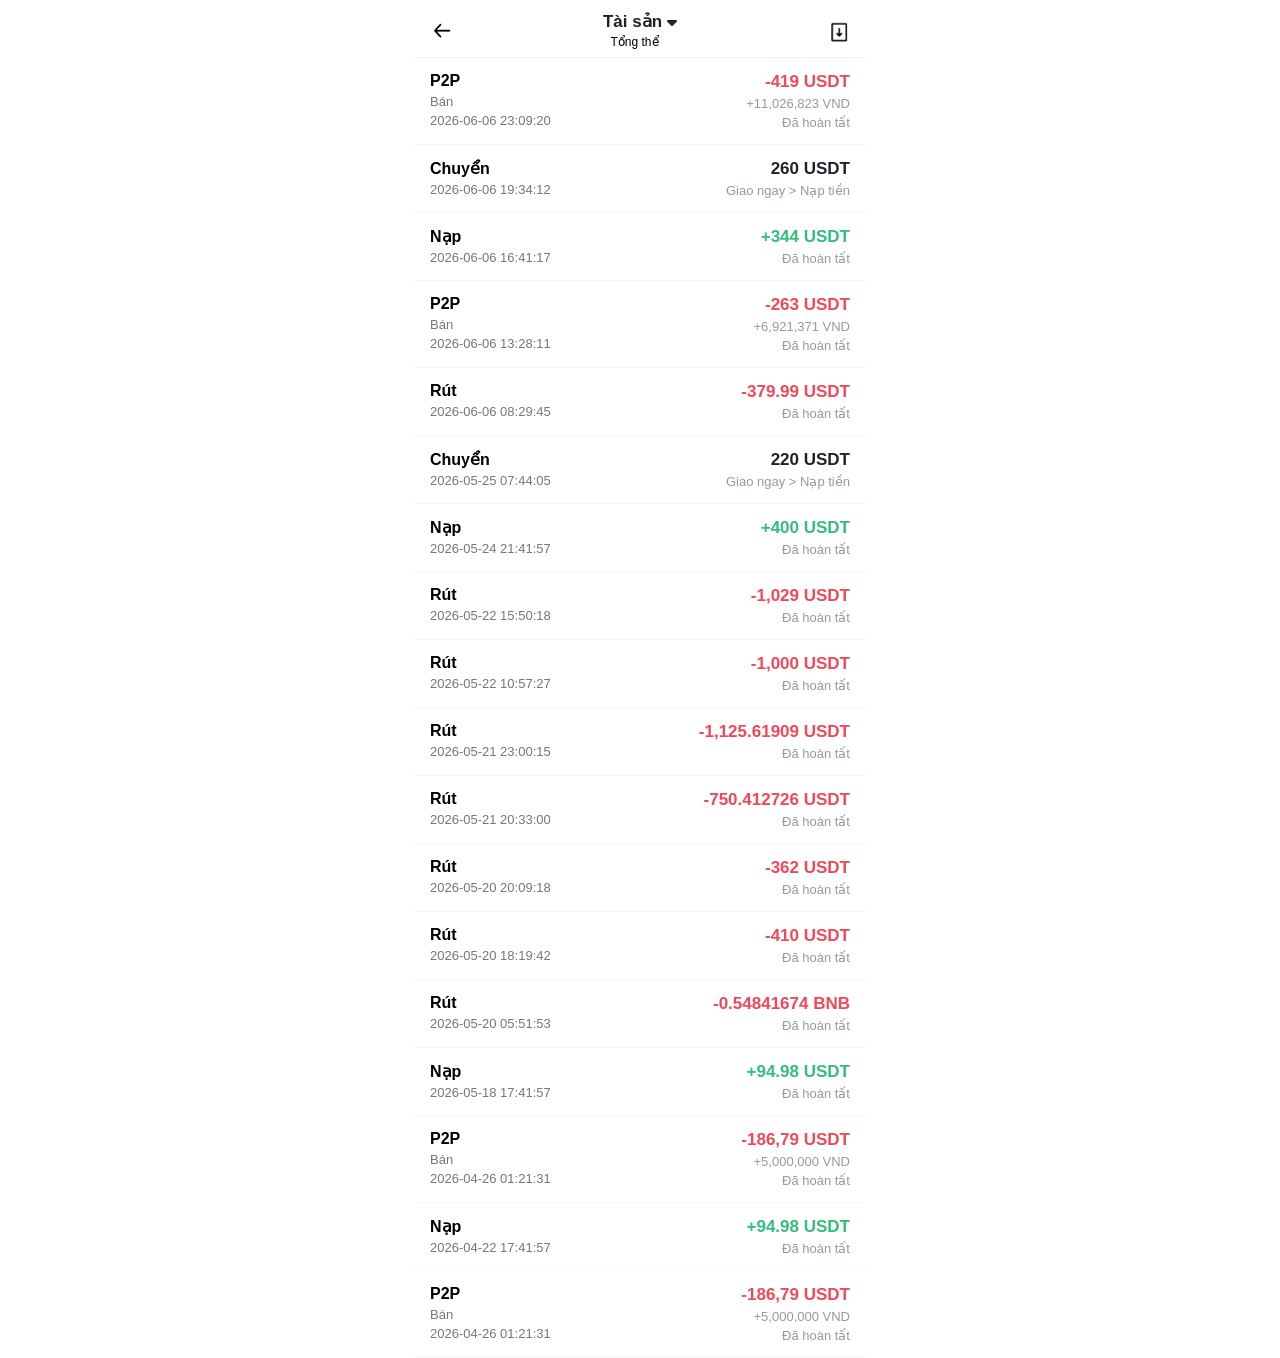
<file: assets-history.html>
<!DOCTYPE html>
<html lang="vi">
<head>
    <meta charset="UTF-8">
    <meta name="viewport" content="width=device-width, initial-scale=1.0">
    <title>Tài sản - Lịch sử giao dịch</title>
    <link rel="stylesheet" href="assets-history.css">
    <link rel="stylesheet" href="https://cdnjs.cloudflare.com/ajax/libs/font-awesome/6.4.2/css/all.min.css">
</head>
<body>

    <div class="app-container">
        <!-- Header -->
        <div class="header">
<!--         
              <i class="fa-solid fa-arrow-left icon-back"
   onclick="window.location.href='wallet.html'"></i> -->
  <img
  src="img/images/arrow_left.png" class="icon-back" onclick="window.location.href='wallet.html'" alt="back" />
            <div class="header-center">
                <div class="title-with-arrow">
                    <span class="main-title">Tài sản</span>
                    <i class="fa-solid fa-caret-down"></i>
                </div>
                <div class="sub-title">Tổng thể</div>
            </div>
          <img
    src="img/images/muiten.png" class="icon-history" alt="history"/>
        </div>

        <!-- List Giao dịch -->
        <div class="transaction-list">
            
            <!-- Item 1 (P2P - Bán) - Click vào đây để sang trang chi tiết -->
            <div class="transaction-item" data-href="p2p-detail.html">
                <div class="item-left">
                    <div class="item-name">P2P</div>
                    <div class="item-desc">Bán</div>
                    <div class="item-time">2026-06-06 23:09:20</div>
                </div>
                <div class="item-right">
                    <div class="amount sell">-419 USDT</div>
                    <div class="fiat-amount">+11,026,823 VND</div>
                    <div class="status-done">Đã hoàn tất</div>
                </div>
            </div>
      <!-- Item 4 (Chuyển) -->
            <div class="transaction-item">
                <div class="item-left">
                    <div class="item-name">Chuyển</div>
                    <div class="item-time">2026-06-06 19:34:12</div>
                </div>
                <div class="item-right">
                    <div class="amount transfer">260 USDT</div>
                    <div class="transfer-path">Giao ngay > Nạp tiền</div>
                </div>
            </div>
            <!-- Item 2 (Pay - Nhận) -->
            <!-- <div class="transaction-item">
                <div class="item-left">
                    <div class="item-name">Pay</div>
                    <div class="item-desc">Nhận tiền mã hóa</div>
                    <div class="item-time">2026-04-22 17:41:57</div>
                </div>
                <div class="item-right">
                    <div class="amount receive">+94.98 USDT</div>
                    <div class="user-id">User-3fe9e</div>
                </div>
            </div> -->

                <!-- Item 3 (Nap) -->
             <div class="transaction-item">
                <div class="item-left">
                    <div class="item-name">Nạp</div>
                    <!-- <div class="item-desc">Nhận tiền mã hóa</div> -->
                    <div class="item-time">2026-06-06 16:41:17</div>
                </div>
                <div class="item-right">
                    <div class="amount receive">+344 USDT</div>
                    <div class="user-id">Đã hoàn tất</div>
                </div>
            </div>
            <div class="transaction-item" data-href="p2p-detail.html">
                <div class="item-left">
                    <div class="item-name">P2P</div>
                    <div class="item-desc">Bán</div>
                    <div class="item-time">2026-06-06 13:28:11</div>
                </div>
                <div class="item-right">
                    <div class="amount sell">-263 USDT</div>
                    <div class="fiat-amount">+6,921,371 VND</div>
                    <div class="status-done">Đã hoàn tất</div>
                </div>
            </div>
            <!-- Item 3 (Rut) -->
              <div class="transaction-item" data-href="withdraw-money.html">
                <div class="item-left">
                    <div class="item-name">Rút</div>
                    <!-- <div class="item-desc">Bán</div> -->
                    <div class="item-time">2026-06-06 08:29:45 </div>
                </div>
                <div class="item-right" >
                    <div class="amount sell">-379.99 USDT</div>
                    <!-- <div class="fiat-amount">+5,000,000 VND</div> -->
                    <div class="status-done">Đã hoàn tất</div>
                </div>
            </div>
             <div class="transaction-item">
                <div class="item-left">
                    <div class="item-name">Chuyển</div>
                    <div class="item-time">2026-05-25 07:44:05</div>
                </div>
                <div class="item-right">
                    <div class="amount transfer">220 USDT</div>
                    <div class="transfer-path">Giao ngay > Nạp tiền</div>
                </div>
            </div>
               <div class="transaction-item" data-href="recharge.html">
                <div class="item-left">
                    <div class="item-name">Nạp</div>
                    <!-- <div class="item-desc">Nhận tiền mã hóa</div> -->
                    <div class="item-time">2026-05-24 21:41:57</div>
                </div>
                <div class="item-right">
                    <div class="amount receive">+400 USDT</div>
                    <div class="user-id">Đã hoàn tất</div>
                </div>
            </div>
                  
                <div class="transaction-item" data-href="withdraw-money.html">
                <div class="item-left">
                    <div class="item-name">Rút</div>
                    <!-- <div class="item-desc">Bán</div> -->
                    <div class="item-time">2026-05-22 15:50:18</div>
                </div>
                <div class="item-right" >
                    <div class="amount sell">-1,029 USDT</div>
                    <!-- <div class="fiat-amount">+5,000,000 VND</div> -->
                    <div class="status-done">Đã hoàn tất</div>
                </div>
            </div>
                <div class="transaction-item" data-href="withdraw-money.html">
                <div class="item-left">
                    <div class="item-name">Rút</div>
                    <!-- <div class="item-desc">Bán</div> -->
                    <div class="item-time">2026-05-22 10:57:27</div>
                </div>
                <div class="item-right" >
                    <div class="amount sell">-1,000 USDT</div>
                    <!-- <div class="fiat-amount">+5,000,000 VND</div> -->
                    <div class="status-done">Đã hoàn tất</div>
                </div>
            </div>
                <div class="transaction-item" data-href="withdraw-money.html">
                <div class="item-left">
                    <div class="item-name">Rút</div>
                    <!-- <div class="item-desc">Bán</div> -->
                    <div class="item-time">2026-05-21 23:00:15</div>
                </div>
                <div class="item-right" >
                    <div class="amount sell">-1,125.61909 USDT</div>
                    <!-- <div class="fiat-amount">+5,000,000 VND</div> -->
                    <div class="status-done">Đã hoàn tất</div>
                </div>
            </div>
                <div class="transaction-item" data-href="withdraw-money.html">
                <div class="item-left">
                    <div class="item-name">Rút</div>
                    <!-- <div class="item-desc">Bán</div> -->
                    <div class="item-time">2026-05-21 20:33:00</div>
                </div>
                <div class="item-right" >
                    <div class="amount sell">-750.412726 USDT</div>
                    <!-- <div class="fiat-amount">+5,000,000 VND</div> -->
                    <div class="status-done">Đã hoàn tất</div>
                </div>
            </div>
                <div class="transaction-item" data-href="withdraw-money.html">
                <div class="item-left">
                    <div class="item-name">Rút</div>
                    <!-- <div class="item-desc">Bán</div> -->
                    <div class="item-time">2026-05-20 20:09:18</div>
                </div>
                <div class="item-right" >
                    <div class="amount sell">-362 USDT</div>
                    <!-- <div class="fiat-amount">+5,000,000 VND</div> -->
                    <div class="status-done">Đã hoàn tất</div>
                </div>
            </div>
                <div class="transaction-item" data-href="withdraw-money.html">
                <div class="item-left">
                    <div class="item-name">Rút</div>
                    <!-- <div class="item-desc">Bán</div> -->
                    <div class="item-time">2026-05-20 18:19:42 </div>
                </div>
                <div class="item-right" >
                    <div class="amount sell">-410 USDT</div>
                    <!-- <div class="fiat-amount">+5,000,000 VND</div> -->
                    <div class="status-done">Đã hoàn tất</div>
                </div>
            </div>
                <div class="transaction-item" data-href="withdraw-money.html">
                <div class="item-left">
                    <div class="item-name">Rút</div>
                    <!-- <div class="item-desc">Bán</div> -->
                    <div class="item-time">2026-05-20 05:51:53</div>
                </div>
                <div class="item-right" >
                    <div class="amount sell">-0.54841674 BNB </div>
                    <!-- <div class="fiat-amount">+5,000,000 VND</div> -->
                    <div class="status-done">Đã hoàn tất</div>
                </div>
            </div>

            <!-- Item 3 (Pay) -->
            <!-- Item 4 (Chuyển) -->
             <div class="transaction-item">
                <div class="item-left">
                    <div class="item-name">Nạp</div>
                    <!-- <div class="item-desc">Nhận tiền mã hóa</div> -->
                    <div class="item-time">2026-05-18 17:41:57</div>
                </div>
                <div class="item-right">
                    <div class="amount receive">+94.98 USDT</div>
                    <div class="user-id">Đã hoàn tất</div>
                </div>
            </div>
               <div class="transaction-item" data-href="p2p-detail.html">
                <div class="item-left">
                    <div class="item-name">P2P</div>
                    <div class="item-desc">Bán</div>
                    <div class="item-time">2026-04-26 01:21:31</div>
                </div>
                <div class="item-right">
                    <div class="amount sell">-186,79 USDT</div>
                    <div class="fiat-amount">+5,000,000 VND</div>
                    <div class="status-done">Đã hoàn tất</div>
                </div>
                
            </div>
 <div class="transaction-item">
                <div class="item-left">
                    <div class="item-name">Nạp</div>
                    <!-- <div class="item-desc">Nhận tiền mã hóa</div> -->
                    <div class="item-time">2026-04-22 17:41:57</div>
                </div>
                <div class="item-right">
                    <div class="amount receive">+94.98 USDT</div>
                    <div class="user-id">Đã hoàn tất</div>
                </div>
            </div>
               <div class="transaction-item" data-href="p2p-detail.html">
                <div class="item-left">
                    <div class="item-name">P2P</div>
                    <div class="item-desc">Bán</div>
                    <div class="item-time">2026-04-26 01:21:31</div>
                </div>
                <div class="item-right">
                    <div class="amount sell">-186,79 USDT</div>
                    <div class="fiat-amount">+5,000,000 VND</div>
                    <div class="status-done">Đã hoàn tất</div>
                </div>
        </div>
    </div>
<script src="assets-history.js"></script>
</body>
</html>
</file>
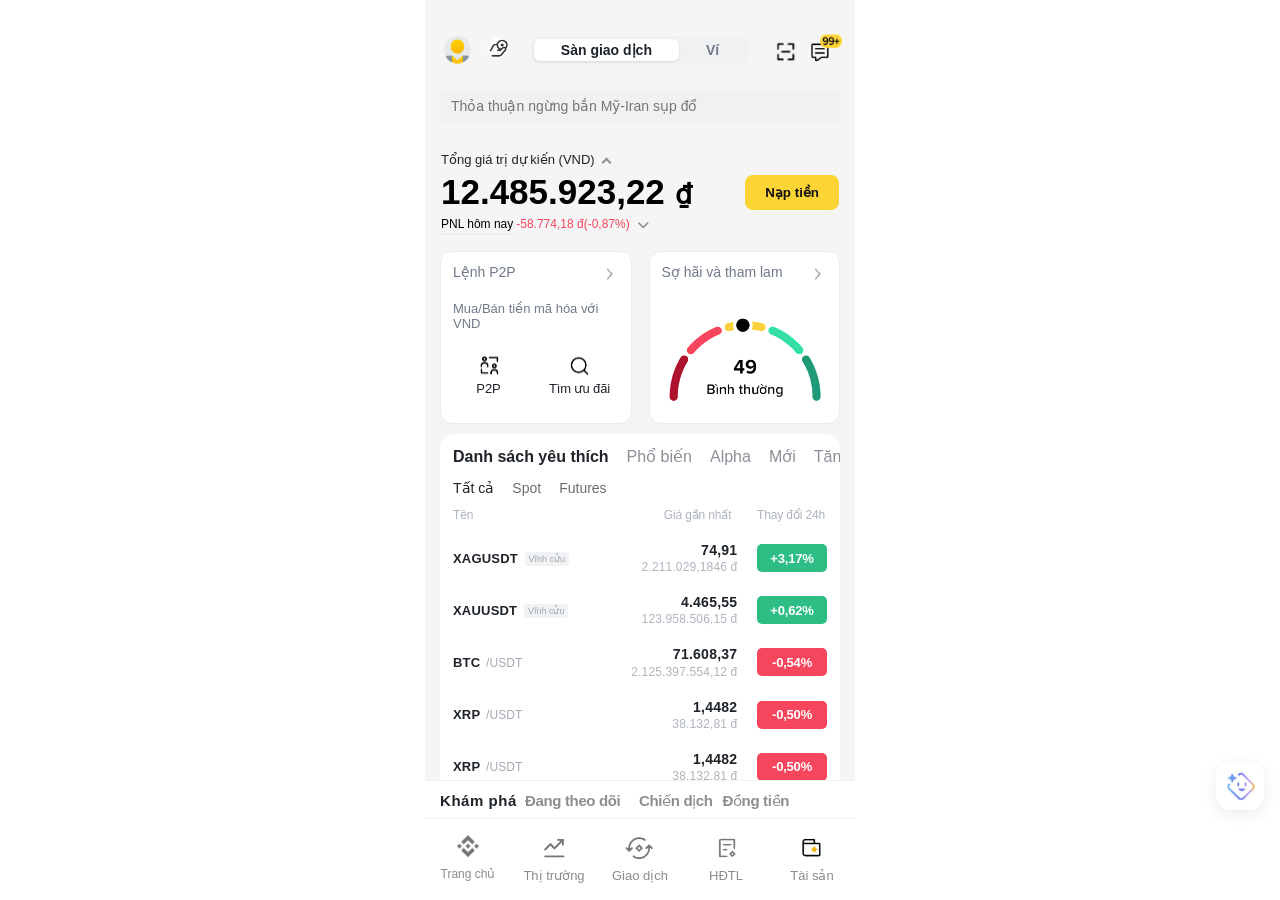
<file: index-extra.html>
<!DOCTYPE html>
<html lang="vi">
<head>
    <meta charset="UTF-8">
    <meta name="viewport" content="width=device-width, initial-scale=1.0">
    <title>Binance UI Clone</title>
    <link rel="stylesheet"
    href="https://cdnjs.cloudflare.com/ajax/libs/font-awesome/6.5.1/css/all.min.css">
    
    <link rel="stylesheet" href="extra.css">
</head>
<body>
    <div class="app-container">
        <!-- Header -->
        <header class="header">
    <div class="header-top">
        <!-- Nhóm bên trái -->
      <div class="header-left">

    <div class="icon-box avatar">
        <img src="img/images/avta.png">
    </div>

    <div class="icon-box hand">
        <img src="img/images/avta1.png">
    </div>

</div>

        <!-- Nhóm ở giữa -->
        <div class="tab-switcher">
            <span class="active">Sàn giao dịch</span>
            <span>Ví</span>
        </div>

        <!-- Nhóm bên phải -->
        <div class="header-right">

    <div class="icon-box scan">
        <img src="img/images/avta11.png">
    </div>

    <div class="icon-box message">
        <img src="img/images/avta111.png">
        <!-- <span class="badge">99+</span> -->
    </div>

</div>
    </div>

    <!-- Thanh tìm kiếm -->
    <div class="search-bar">
      
        <input type="text" placeholder="Thỏa thuận ngừng bắn Mỹ-Iran sụp đổ">
    </div>
</header>

        <!-- Balance Section -->
<div class="top-white-card">

  <section class="balance-section">
    <div class="balance-title">
      Tổng giá trị dự kiến (VND)
      <span class="balance-arrow"></span>
    </div>

    <div class="balance-row">
      <h1 class="amount">12.485.923,22 <span>₫</span></h1>
      <button class="deposit-btn">Nạp tiền</button>
    </div>

    <div class="pnl">
      <span class="pnl-label">PNL hôm nay</span>
      <span class="pnl-value negative">-58.774,18 đ(-0,87%)</span>
      <i class="fa-solid fa-chevron-down pnl-arrow-icon"></i>
    </div>
  </section>

  <section class="quick-cards">
    
            <div class="card p2p-card">
                <div class="card-header">Lệnh P2P <img src="img/images/arrow.png" alt=">" class="icon-xs"></div>
                <p>Mua/Bán tiền mã hóa với VND</p>
                <div class="card-icons">
                  
                    <div class="card-icon-item">
    <img src="img/images/p2p.png" alt="P2P">
    <span class="card-text p2p-text">P2P</span>
</div>

<div class="card-icon-item">
    <img src="img/images/seach.png" alt="">
    <span class="card-text uu-dai-text">
        Tìm ưu đãi
    </span>
</div>
                </div>
            </div>
            <div class="card greed-card">
                <div class="card-header">Sợ hãi và tham lam <img src="img/images/arrow.png" alt=">" class="icon-xs"></div>
                <div class="gauge-container">
                    <img src="img/images/normal.png" alt="Gauge" class="gauge-img">
                    <div class="gauge-value">
                        <!-- <span class="num">49</span>
                        <span class="text">Bình thường</span> -->
                    </div>
                </div>
            </div>
      
  </section>

</div>

       
        <!-- Quick Actions -->
       
<section class="market-card">
  <nav class="market-tabs">
    <span class="tab active">Danh sách yêu thích</span>
    <span class="tab">Phổ biến</span>
    <span class="tab">Alpha</span>
    <span class="tab">Mới</span>
    <span class="tab">Tăng giá</span>
  </nav>

  <div class="filter-bar">
    <span class="active">Tất cả</span>
    <span>Spot</span>
    <span>Futures</span>
  </div>

  <table class="asset-table">
    <thead>
  <tr>
    <th class="th-name">Tên</th>

    <th class="th-price text-right">
      Giá gần nhất
    </th>

    <th class="th-change text-right">
      Thay đổi 24h
    </th>
  </tr>
</thead>

    <tbody>
      <tr>
        <td>
          <strong>XAGUSDT</strong>
          <span class="tag">Vĩnh cửu</span>
        </td>
        <td class="text-right">
          <strong>74,91</strong>
          <small>2.211.029,1846 đ</small>
        </td>
        <td class="text-right">
          <span class="price-btn up">+3,17%</span>
        </td>
      </tr>

      <tr>
        <td>
          <strong>XAUUSDT</strong>
          <span class="tag">Vĩnh cửu</span>
        </td>
        <td class="text-right">
          <strong>4.465,55</strong>
          <small>123.958.506,15 đ</small>
        </td>
        <td class="text-right">
          <span class="price-btn up">+0,62%</span>
        </td>
      </tr>

      <tr>
        <td>
          <strong>BTC</strong>
          <span class="pair">/USDT</span>
        </td>
        <td class="text-right">
          <strong>71.608,37</strong>
          <small>2.125.397.554,12 đ</small>
        </td>
        <td class="text-right">
          <span class="price-btn down">-0,54%</span>
        </td>
      </tr>

      <tr>
        <td>
          <strong>XRP</strong>
          <span class="pair">/USDT</span>
        </td>
        <td class="text-right">
          <strong>1,4482</strong>
          <small>38.132,81 đ</small>
        </td>
        <td class="text-right">
          <span class="price-btn down">-0,50%</span>
        </td>
      </tr>
      <tr>
        <td>
          <strong>XRP</strong>
          <span class="pair">/USDT</span>
        </td>
        <td class="text-right">
          <strong>1,4482</strong>
          <small>38.132,81 đ</small>
        </td>
        <td class="text-right">
          <span class="price-btn down">-0,50%</span>
        </td>
      </tr>
      <tr>
        <td>
          <strong>XRP</strong>
          <span class="pair">/USDT</span>
        </td>
        <td class="text-right">
          <strong>1,4482</strong>
          <small>38.132,81 đ</small>
        </td>
        <td class="text-right">
          <span class="price-btn down">-0,50%</span>
        </td>
      </tr>
      <tr>
        <td>
          <strong>XRP</strong>
          <span class="pair">/USDT</span>
        </td>
        <td class="text-right">
          <strong>1,4482</strong>
          <small>38.132,81 đ</small>
        </td>
        <td class="text-right">
          <span class="price-btn down">-0,50%</span>
        </td>
      </tr>
      <tr>
        <td>
          <strong>XRP</strong>
          <span class="pair">/USDT</span>
        </td>
        <td class="text-right">
          <strong>1,4482</strong>
          <small>38.132,81 đ</small>
        </td>
        <td class="text-right">
          <span class="price-btn down">-0,50%</span>
        </td>
      </tr>
      
    </tbody>
  </table>
</section>
        <!-- Market Tabs -->
     <div class="floating-ai">
            <img src="img/images/AI.png" alt="AI">
        </div>

        <!-- Asset List -->
      
<nav class="bottom-sub-tabs">

    <span class="tab-discover active">
        Khám phá
    </span>

    <span class="tab-follow">
        Đang theo dõi
    </span>

    <span class="tab-campaign">
        Chiến dịch
    </span>

    <span class="tab-coin">
        Đồng tiền
    </span>

</nav>
        <!-- Bottom Nav -->
        <footer class="footer-nav">

   <a href="index-extra.html" class="footer-item">

    <!-- icon riêng -->
    <div class="footer-home-icon">
        <img src="img/images/main_bncc.png">
    </div>

    <!-- chữ riêng -->
    <span class="footer-home-text">
        Trang chủ
    </span>

</a>

    <div class="footer-item">
        <div class="footer-icon">
            <img src="img/images/market.png">
        </div>
        <span class="footer-text">Thị trường</span>
    </div>

    <div class="footer-item">
        <div class="footer-icon">
            <img src="img/images/trade.png">
        </div>
        <span class="footer-text">Giao dịch</span>
    </div>

    <div class="footer-item">
        <div class="footer-icon">
            <img src="img/images/futures.png">
        </div>
        <span class="footer-text">HĐTL</span>
    </div>

    <a href="wallet.html" class="footer-item active">

    <div class="footer-click">

        <div class="footer-icon">
            <img src="img/images/wallet.png">
        </div>

        <span class="footer-text">
            Tài sản
        </span>

    </div>

</a>

</footer>
    </div>
</body>
</html>
</file>
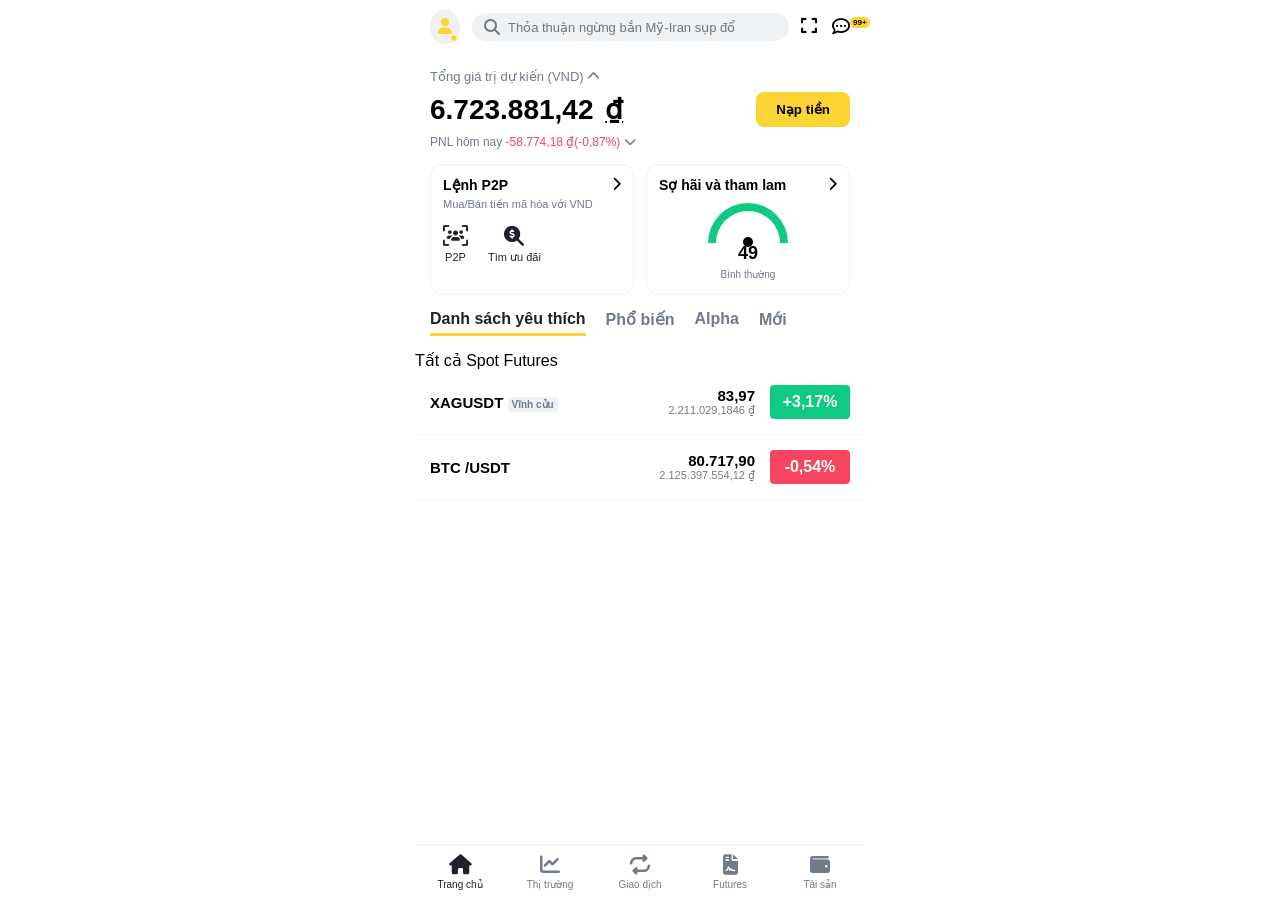
<file: index-main.html>
<!DOCTYPE html>
<html lang="vi">
<head>
    <meta charset="UTF-8">
    <meta name="viewport" content="width=device-width, initial-scale=1.0">
    <title>Trang chủ - Giao diện chuẩn</title>
    <link rel="stylesheet" href="index-main.css">
    <link rel="stylesheet" href="https://cdnjs.cloudflare.com/ajax/libs/font-awesome/6.4.2/css/all.min.css">
</head>
<body>

    <div class="app-container">
        <!-- Top Header -->
        <div class="top-header">
            <div class="user-avatar">
                <i class="fa-solid fa-user"></i>
                <span class="status-dot"></span>
            </div>
            <div class="search-bar">
                <i class="fa-solid fa-magnifying-glass"></i>
                <input type="text" placeholder="Thỏa thuận ngừng bắn Mỹ-Iran sụp đổ">
            </div>
            <div class="header-right-icons">
                <i class="fa-solid fa-expand"></i>
                <div class="notif-icon">
                    <i class="fa-regular fa-comment-dots"></i>
                    <span class="badge">99+</span>
                </div>
            </div>
        </div>

        <!-- Wallet Overview -->
        <div class="wallet-summary">
            <div class="total-label">Tổng giá trị dự kiến (VND) <i class="fa-solid fa-chevron-up"></i></div>
            <div class="balance-row">
                <div class="balance-amount">6.723.881,42 <span class="symbol">₫</span></div>
                <button class="btn-deposit-yellow">Nạp tiền</button>
            </div>
            <div class="pnl-negative">PNL hôm nay <span class="pnl-val">-58.774,18 ₫(-0,87%)</span> <i class="fa-solid fa-chevron-down"></i></div>
        </div>

        <!-- Quick Services Grid -->
        <div class="services-grid">
            <!-- P2P Card -->
            <div class="service-card">
                <div class="card-header">
                    <span>Lệnh P2P</span>
                    <i class="fa-solid fa-chevron-right"></i>
                </div>
                <div class="card-sub">Mua/Bán tiền mã hóa với VND</div>
                <div class="card-icons">
                    <div class="icon-item"><i class="fa-solid fa-users-viewfinder"></i><span>P2P</span></div>
                    <div class="icon-item"><i class="fa-solid fa-magnifying-glass-dollar"></i><span>Tìm ưu đãi</span></div>
                </div>
            </div>
            <!-- Fear & Greed Card -->
            <div class="service-card">
                <div class="card-header">
                    <span>Sợ hãi và tham lam</span>
                    <i class="fa-solid fa-chevron-right"></i>
                </div>
                <div class="gauge-container">
                    <div class="gauge-chart"></div>
                    <div class="gauge-value">
                        <span class="num">49</span>
                        <span class="text">Bình thường</span>
                    </div>
                </div>
            </div>
        </div>

        <!-- Market List Tabs -->
        <div class="market-section">
            <div class="market-tabs">
                <span class="active">Danh sách yêu thích</span>
                <span>Phổ biến</span>
                <span>Alpha</span>
                <span>Mới</span>
            </div>
            <div class="market-sub-tabs">
                <span class="active">Tất cả</span>
                <span>Spot</span>
                <span>Futures</span>
            </div>

            <!-- Market Items -->
            <div class="market-list">
                <div class="market-item">
                    <div class="coin-info">
                        <div class="coin-name">XAGUSDT <span class="tag">Vĩnh cửu</span></div>
                    </div>
                    <div class="coin-price">
                        <div class="price-main">83,97</div>
                        <div class="price-fiat">2.211.029,1846 ₫</div>
                    </div>
                    <div class="coin-change positive">+3,17%</div>
                </div>

                <div class="market-item">
                    <div class="coin-info">
                        <div class="coin-name">BTC <span class="pair">/USDT</span></div>
                    </div>
                    <div class="coin-price">
                        <div class="price-main">80.717,90</div>
                        <div class="price-fiat">2.125.397.554,12 ₫</div>
                    </div>
                    <div class="coin-change negative">-0,54%</div>
                </div>
            </div>
        </div>

        <!-- Bottom Nav -->
        <div class="bottom-nav">
            <div class="nav-item active"><i class="fa-solid fa-house"></i><span>Trang chủ</span></div>
            <div class="nav-item"><i class="fa-solid fa-chart-line"></i><span>Thị trường</span></div>
            <div class="nav-item"><i class="fa-solid fa-repeat"></i><span>Giao dịch</span></div>
            <div class="nav-item"><i class="fa-solid fa-file-contract"></i><span>Futures</span></div>
            <a href="overview.html" style="text-decoration: none; color: inherit; flex:1;">
                <div class="nav-item"><i class="fa-solid fa-wallet"></i><span>Tài sản</span></div>
            </a>
        </div>
    </div>

</body>
</html>
</file>
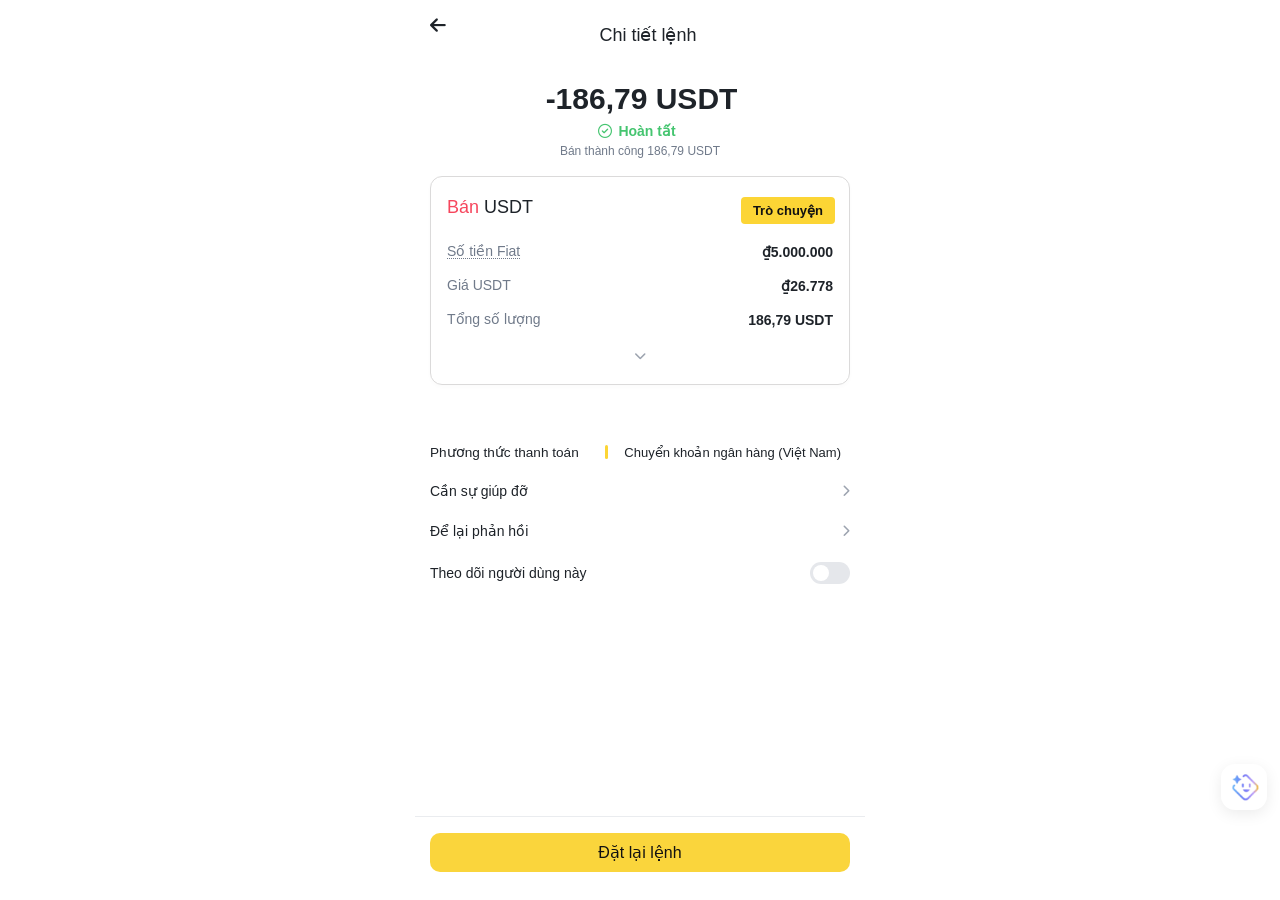
<file: p2p-detail.html>
<!DOCTYPE html>
<html lang="vi">
<head>
    <meta charset="UTF-8">
    <meta name="viewport" content="width=device-width, initial-scale=1.0">
    <title>Chi tiết lệnh</title>
    <link rel="stylesheet" href="p2p-detail.css">
    <!-- Icon FontAwesome -->
    <link rel="stylesheet" href="https://cdnjs.cloudflare.com/ajax/libs/font-awesome/6.4.2/css/all.min.css">
    <link href="https://fonts.googleapis.com/css2?family=Inter:wght@300;400;500;600&display=swap" rel="stylesheet">
</head>
<body>

    <div class="app-container">
        <!-- Header -->
        <div class="header">
            <!-- <i class="fa-solid fa-arrow-left icon-back"></i> -->
            <i class="fa-solid fa-arrow-left icon-back"
   onclick="window.location.href='assets-history.html'"></i>
   
            <h1 class="header-title">Chi tiết lệnh</h1>
        </div>

        <!-- Trạng thái -->
        <div class="status-section">
            <h2 class="main-amount">-186,79 USDT</h2>
            <div class="status-badge">
                <i class="fa-regular fa-circle-check"></i>
                <span>Hoàn tất</span>
            </div>
            <p class="status-subtext">Bán thành công 186,79 USDT</p>
        </div>

        <!-- Card thông tin -->
        <div class="order-card">
            <div class="card-header">
                <div class="order-type">
                    <span class="type-sell">Bán</span>
                    <span class="type-asset">USDT</span>
                </div>
                <button class="btn-chat">Trò chuyện</button>
            </div>

            <div class="details-list">
                <div class="detail-row">
                    <span class="label dotted">Số tiền Fiat</span>
                    <span class="value1 font-bold">₫5.000.000</span>
                </div>
                <div class="detail-row">
                    <span class="label dotted1">Giá USDT</span>
                    <span class="value1 font-bold">₫26.778</span>
                </div>
                <div class="detail-row">
                    <span class="label dotted1">Tổng số lượng</span>
                    <span class="value1 font-bold">186,79 USDT</span>
                </div>

                <!-- Phần ẩn/hiện -->
                <div id="extra-details" class="extra-content">
                  <div class="sub-tree">

    <!-- đường cây riêng -->
    <div class="tree-line"></div>

    <!-- SỐ LƯỢNG MỞ KHÓA -->
    <div class="detail-row sub-row">

        <span class="unlock-label dotted">
            Số lượng mở khóa
        </span>

        <span class="unlock-value">
            186,72 USDT
        </span>

    </div>

    <!-- PHÍ -->
    <div class="detail-row sub-row">

        <span class="fee-label dotted">
            Phí
        </span>

        <span class="fee-value">
            0,07 USDT
        </span>

    </div>

</div>
                    <div class="detail-row mt-10">
                        <span class="label">Lệnh số</span>
                        <div class="copy-box">
                            <span class="value">22881421606226161664</span>
                            <i class="fa-regular fa-copy"></i>
                        </div>
                    </div>
                    <div class="detail-row">
                        <span class="label">Thời gian tạo</span>
                        <span class="value">2026-04-26 01:21:31</span>
                    </div>
                    <div class="detail-row">
                        <span class="label">Bí danh của người mua</span>
                        <span class="value dotted">VN_Tokyo_Coin86</span>
                    </div>
                </div>
            </div>

            <div class="arrow-container" onclick="toggleMenu()">
                <i id="arrow-icon" class="fa-solid fa-chevron-down"></i>
            </div>
        </div>

        <!-- Menu dưới -->
        <div class="bottom-menu">
           <div class="menu-item-row">
    <!-- Nhãn bên trái -->
    <span class="menu-label">Phương thức thanh toán</span>

    <!-- Khối giá trị bên phải -->
    <div class="menu-value-container">
        <span class="yellow-bar"></span>
        <span class="menu-value-text">Chuyển khoản ngân hàng (Việt Nam)</span>
    </div>
</div>

            <div class="menu-item-link">
                <span>Cần sự giúp đỡ</span>
                <i class="fa-solid fa-chevron-right"></i>
            </div>

            <div class="menu-item-link">
                <span>Để lại phản hồi</span>
                <i class="fa-solid fa-chevron-right"></i>
            </div>

            <div class="menu-item-row">
                <span>Theo dõi người dùng này</span>
                <label class="switch">
                    <input type="checkbox">
                    <span class="slider"></span>
                </label>
            </div>
        </div>
         <!-- Floating Assistant Icon -->
        <div class="floating-ai">
            <img src="img/images/AI.png" alt="AI">
        </div>
        <!-- Nút cố định dưới cùng -->
        <div class="footer-action">
            <button class="btn-main">Đặt lại lệnh</button>
        </div>
    </div>

    <script>
        function toggleMenu() {
            const content = document.getElementById('extra-details');
            const icon = document.getElementById('arrow-icon');
            content.classList.toggle('show');
            icon.classList.toggle('rotate');
        }
    </script>
</body>
</html>
</file>
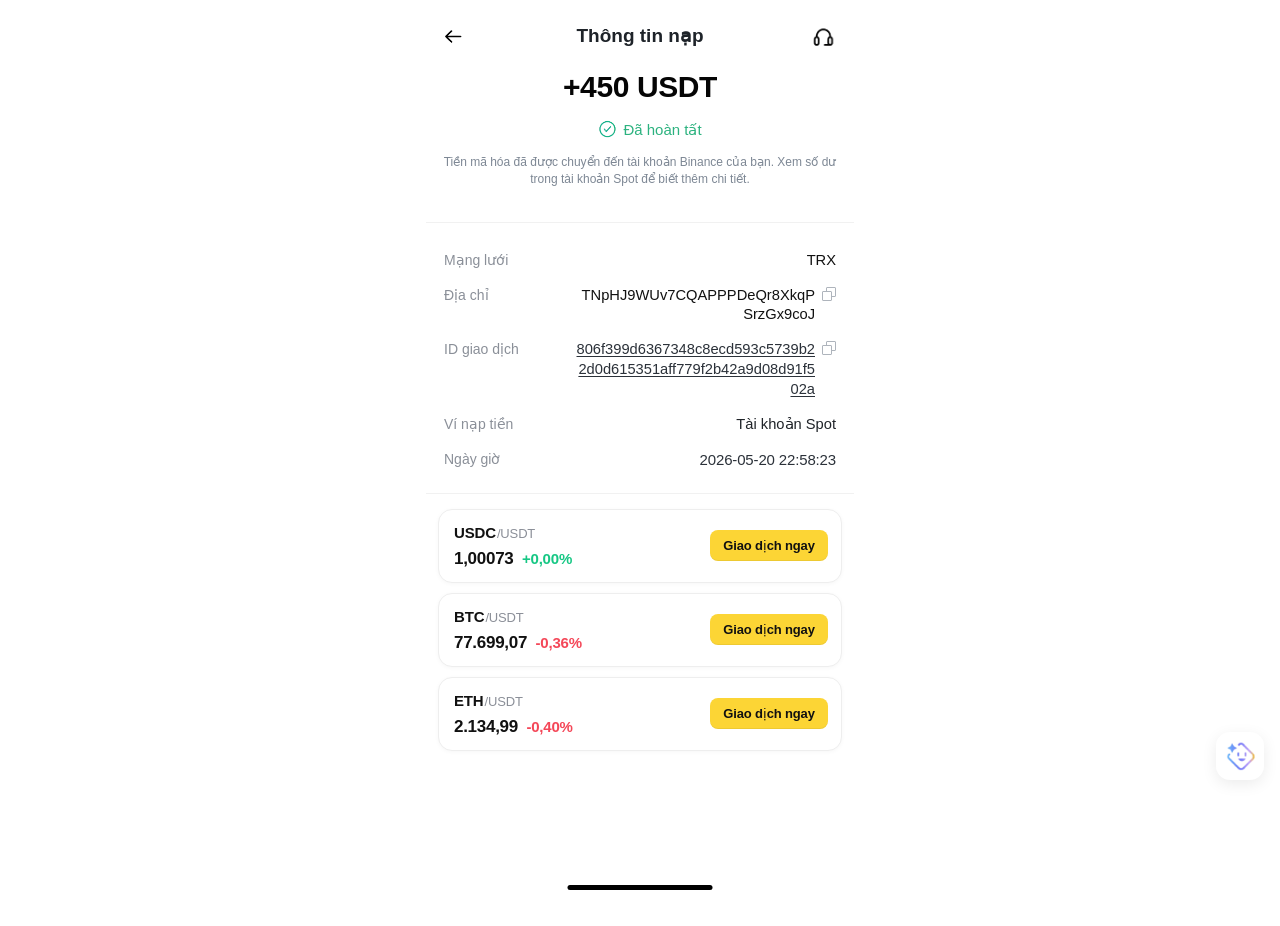
<file: recharge.html>
<!DOCTYPE html>
<html lang="vi">
<head>
  <meta charset="UTF-8" />
  <meta name="viewport" content="width=device-width, initial-scale=1.0" />
  <title>Thông tin nạp</title>
  <link rel="stylesheet" href="recharge.css" />
</head>
<body>
  <div class="app-container">

    <header class="header">
      <img
        src="img/images/arrow_left.png"  class="icon-back" onclick="window.location.href='assets-history.html'" alt="back"
      />

      <h1>Thông tin nạp</h1>

      <img
        src="img/images/support.png"
        class="icon-support"
        alt="support"
      />
    </header>

    <section class="summary">
      <div class="amount">+450 USDT</div>

     <div class="status">
  <img src="img/images/check-success.png"
       class="status-icon"
       alt="success">

  <span class="status-text">
    Đã hoàn tất
  </span>
</div>

      <p>
        Tiền mã hóa đã được chuyển đến tài khoản Binance của bạn.
        Xem số dư trong tài khoản Spot để biết thêm chi tiết.
      </p>
    </section>

    <section class="details">
      <div class="detail-row">
        <span>Mạng lưới</span>
        <strong>TRX</strong>
      </div>

   <div class="detail-row">
  <span>Địa chỉ</span>

  <div class="detail-value">
    <strong class="break-text">
      TNpHJ9WUv7CQAPPPDeQr8XkqPSrzGx9coJ
    </strong>

    <i class="copy-icon"></i>
  </div>
</div>

<div class="detail-row">
  <span>ID giao dịch</span>

  <div class="detail-value">
    <strong class="break-text underline">
      806f399d6367348c8ecd593c5739b22d0d615351aff779f2b42a9d08d91f502a
    </strong>

    <i class="copy-icon"></i>
  </div>
</div>

      <div class="detail-row">
        <span>Ví nạp tiền</span>
        <strong>Tài khoản Spot</strong>
      </div>

      <div class="detail-row">
        <span>Ngày giờ</span>
        <strong>2026-05-20 22:58:23</strong>
      </div>
    </section>

    <section class="market-list">
      <div class="market-card">
        <div>
          <div class="pair"><b>USDC</b><span>/USDT</span></div>
          <div class="price">1,00073 <span class="green">+0,00%</span></div>
        </div>
        <button>Giao dịch ngay</button>
      </div>

      <div class="market-card">
        <div>
          <div class="pair"><b>BTC</b><span>/USDT</span></div>
          <div class="price">77.699,07 <span class="red">-0,36%</span></div>
        </div>
        <button>Giao dịch ngay</button>
      </div>

      <div class="market-card">
        <div>
          <div class="pair"><b>ETH</b><span>/USDT</span></div>
          <div class="price">2.134,99 <span class="red">-0,40%</span></div>
        </div>
        <button>Giao dịch ngay</button>
      </div>
    </section>

      <div class="floating-ai">
            <img src="img/images/AI.png" alt="AI">
        </div>

    <div class="home-indicator"></div>
  </div>
</body>
</html>
</file>
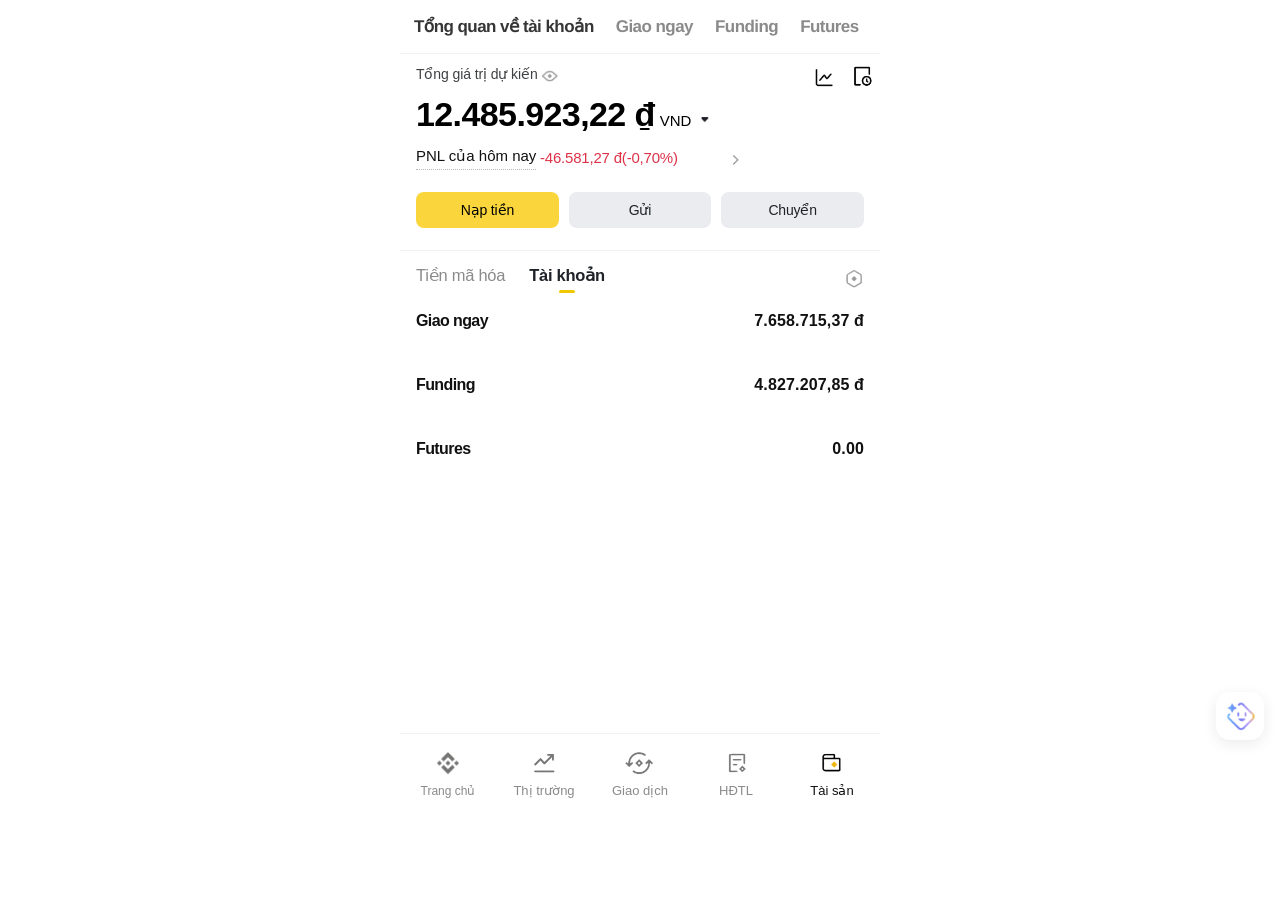
<file: wallet.html>
<!DOCTYPE html>
<html lang="vi">
<head>
    <meta charset="UTF-8">
    <meta name="viewport" content="width=device-width, initial-scale=1.0">
    <title>Binance Assets UI Clone</title>
    <link rel="stylesheet" href="wallet.css">
</head>
<body>
    <div class="app-container">
        <!-- Top Navigation -->
        <nav class="top-nav">
            <span class="nav-item active">Tổng quan về tài khoản</span>
            <span class="nav-item">Giao ngay</span>
            <span class="nav-item">Funding</span>
            <span class="nav-item">Futures</span>
        </nav>

        <!-- Balance Section -->
        <section class="balance-section">
            <div class="balance-header">
              <div class="label-group">
    <span class="label-text">Tổng giá trị dự kiến</span>

    <img src="img/images/eyetop.png"
         class="eye-icon">
</div>
               <div class="header-icons">
    <img src="img/images/img_right.png" class="chart-icon">

    <img src="img/images/img_right1.png" class="history-icon" id="history-btn">
        </div>
            </div>
            
           <div class="amount-row">

    <h1 class="main-amount">
        12.485.923,22 <span class="symbol">đ</span>
    </h1>

    <div class="currency-dropdown">
        VND
    </div>

    <!-- tách riêng -->
    <img src="img/images/arrow-down.png"
         class="currency-arrow">
</div>

    <div class="pnl-row">

    <!-- chữ bên trái -->
    <div class="pnl-content">
        <span class="pnl-label">
            PNL của hôm nay
        </span>

        <span class="pnl-value negative">
            -46.581,27 đ(-0,70%)
        </span>
    </div>

    <!-- img riêng -->
    <div class="pnl-arrow-box">
        <img src="img/images/arrow_right.png"
             class="pnl-arrow">
    </div>

</div>
        </section>

        <!-- Main Buttons -->
        <div class="button-group">
            <button class="btn btn-primary">Nạp tiền</button>
            <button class="btn btn-secondary">Gửi</button>
            <button class="btn btn-secondary">Chuyển</button>
        </div>

        <!-- Section Tabs -->
        <div class="section-tabs">
          <div class="tabs-header">

    <span class="tab-item-text">
        Tiền mã hóa
    </span>

    <div class="tab-item-text active">
        Tài khoản
        <div class="active-indicator"></div>
    </div>

</div>

<!-- tách riêng icon -->
<img src="img/images/setting.png"
     class="setting-icon">

            <!-- Asset List -->
            <div class="asset-list">
                <div class="asset-item">
                    <span class="asset-name">Giao ngay</span>
                    <span class="asset-value">7.658.715,37 đ</span>
                </div>
                <div class="asset-item">
                    <span class="asset-name">Funding</span>
                    <span class="asset-value">4.827.207,85 đ</span>
                </div>
                <div class="asset-item">
                    <span class="asset-name">Futures</span>
                    <span class="asset-value">0.00</span>
                </div>
            </div>
        </div>

        <!-- Floating Assistant Icon -->
        <div class="floating-ai">
            <img src="img/images/AI.png" alt="AI">
        </div>

        <!-- Bottom Navigation Bar -->
       <footer class="footer-nav">

  <a href="index-extra.html" class="footer-item">

    <div class="footer-home-icon">
        <img src="img/images/main_bncc.png">
    </div>

    <span class="footer-home-text">
        Trang chủ
    </span>

</a>

    <div class="footer-item">
        <div class="footer-icon">
            <img src="img/images/market.png">
        </div>
        <span class="footer-text">Thị trường</span>
    </div>

    <div class="footer-item">
        <div class="footer-icon">
            <img src="img/images/trade.png">
        </div>
        <span class="footer-text">Giao dịch</span>
    </div>

    <div class="footer-item">
        <div class="footer-icon">
            <img src="img/images/futures.png">
        </div>
        <span class="footer-text">HĐTL</span>
    </div>

    <div class="footer-item active">
        <div class="footer-icon">
            <img src="img/images/wallet.png">
        </div>
        <span class="footer-text">Tài sản</span>
    </div>

</footer>
    </div>
    <!-- Icon Lịch sử (Thay thế vào vị trí cũ trong header) -->
<!-- <img src="img/images/img_right1.png" class="icon-medium" id="history-btn" style="cursor: pointer;"> -->

<!-- Cấu trúc Bottom Sheet -->
<div class="bottom-sheet" id="bottom-sheet">
    <div class="sheet-overlay" id="sheet-overlay"></div>
    <div class="sheet-content">
        <div class="sheet-handle"></div>
        <h3 class="sheet-title">Chọn Lịch sử</h3>
        
 
        <a href="assets-history.html" class="sheet-menu-item" style="text-decoration: none; color: inherit;">
    <div class="item-info">
        <span class="item-title">Tài sản</span>
        <p class="item-desc">Tổng thể, P2P, Pay, Chuyển</p>
    </div>
    <img src="img/images/arrow_right.png" class="icon-assets">
        </a>

    

        <div class="sheet-menu-item">
            <div class="item-info">
                <span class="item-title">Giao dịch của tôi</span>
                <p class="item-desc">Giao ngay, Cross Margin, Isolate Margin, USD$-M Futures, Hợp đồng
                    Tương lai COIN-M...
                </p>
            </div>
            <img src="img/images/arrow_right.png" class="icon-trade">
        </div>
    </div>
</div>
<script src="wallet.js"></script>
</body>
</html>
</file>
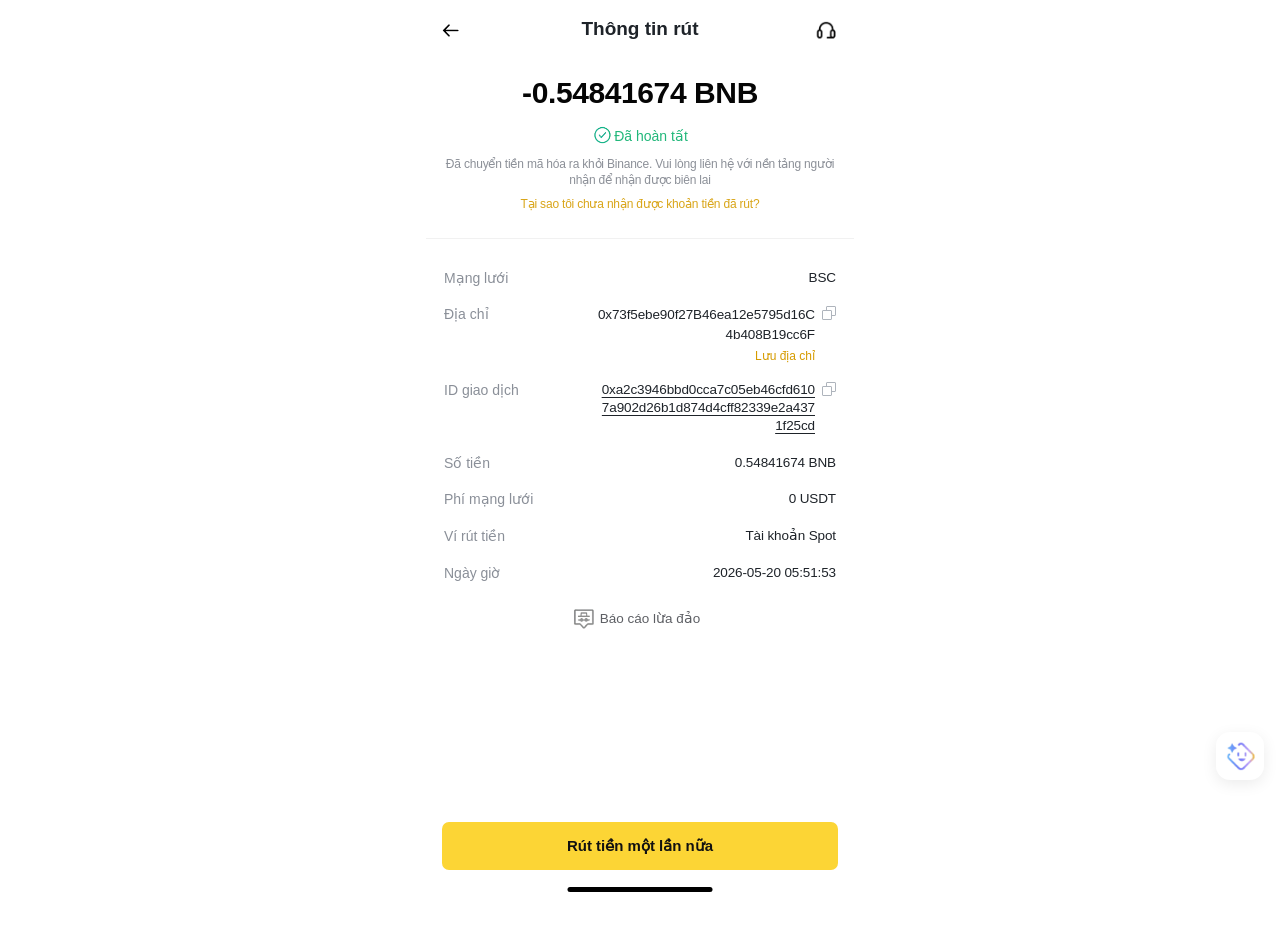
<file: withdraw-money.html>
<!DOCTYPE html>
<html lang="vi">
<head>
  <meta charset="UTF-8" />
  <meta name="viewport" content="width=device-width, initial-scale=1.0" />
  <title>Thông tin rút</title>
  <link rel="stylesheet" href="withdraw-money.css" />
</head>
<body>
  <div class="app-container">

    <header class="header">
      <img
        src="img/images/arrow_left.png"  class="icon-back" onclick="window.location.href='assets-history.html'" alt="back"
      />

      <h1>Thông tin rút</h1>

      <img
        src="img/images/support.png"
        class="icon-support"
        alt="support"
      />
    </header>

    <section class="summary">
      <div class="amount">-0.54841674 BNB</div>

     <div class="status">
  <img src="img/images/check-success.png"
       class="status-icon"
       alt="success">

  <span class="status-text">
    Đã hoàn tất
  </span>
</div>

      <p>
        Đã chuyển tiền mã hóa ra khỏi Binance. Vui lòng liên hệ với nền tảng người 
        nhận để nhận được biên lai
      </p>
           <p class="p1">
        Tại sao tôi chưa nhận được khoản tiền đã rút?
      </p>
    </section>
<section class="details">
  <div class="detail-row">
    <span>Mạng lưới</span>
    <strong>BSC</strong>
  </div>

  <div class="detail-row address-row">
    <span>Địa chỉ</span>

    <div class="detail-value">
      <div class="value-stack">
        <strong class="break-text">
          0x73f5ebe90f27B46ea12e5795d16C4b408B19cc6F
        </strong>
        <em class="save-address">Lưu địa chỉ</em>
      </div>

      <i class="copy-icon"></i>
    </div>
  </div>

  <div class="detail-row">
  <span>ID giao dịch</span>

  <div class="detail-value">
    <strong class="break-text txid-text">
      0xa2c3946bbd0cca7c05eb46cfd6107a902d26b1d874d4cff82339e2a4371f25cd
    </strong>

    <i class="copy-icon"></i>
  </div>
</div>

  <div class="detail-row">
    <span>Số tiền</span>
    <strong>0.54841674 BNB</strong>
  </div>

  <div class="detail-row">
    <span>Phí mạng lưới</span>
    <strong>0 USDT</strong>
  </div>

  <div class="detail-row">
    <span>Ví rút tiền</span>
    <strong>Tài khoản Spot</strong>
  </div>

  <div class="detail-row">
    <span>Ngày giờ</span>
    <strong>2026-05-20 05:51:53</strong>
  </div>
</section>

<div class="report-row">
  <div class="report-icon-box">
    <img
      src="img/images/report-icon.png"
      class="report-icon"
      alt="report"
    >
  </div>

  <span class="report-text">
    Báo cáo lừa đảo
  </span>
</div>
<div class="floating-ai">
            <img src="img/images/AI.png" alt="AI">
        </div>

<div class="footer-action">
            <button class="btn-main">Rút tiền một lần nữa</button>
        </div>
 </div>
</body>
</html>
</file>
<file: assets-history.css>
* {
    margin: 0;
    padding: 0;
    box-sizing: border-box;
    font-family: -apple-system, BlinkMacSystemFont, "Segoe UI", Roboto, sans-serif;
}

body {
    background-color: #ffffff;
    color: #1e2329;
    display: flex;
    justify-content: center;
    font-family: Arial, Helvetica, sans-serif;
    font-weight: 400;
}

.app-container {
    width: 100%;
    max-width: 450px;
    min-height: 100vh;
}

/* Header */
.header {
    padding: 10px 15px;
    display: flex;
    align-items: center;
    justify-content: space-between;
    border-bottom: 1px solid #f5f5f5;
    position: sticky;
    top: 0;
    background: white;
    z-index: 10;
}

.header-center {
    text-align: center;
}

.title-with-arrow {
    display: flex;
    align-items: center;
    justify-content: center;
    gap: 5px;
}

.main-title {
    font-size: 18px;
    font-weight: 600;
}

.sub-title {
    font-size: 12px;
      color: #000000;
    margin-top: 3px;
    margin-left: -11px;
    font-weight: 600;
}
/* 
.icon-back, .icon-history {
    font-size: 18px;
    cursor: pointer;
    width: 30px;
} */

/* Icon back bên trái */


/* Transaction List */
.transaction-list {
    padding: 0 15px;
}
.transaction-sub,
.transaction-time,
.transaction-note,
.transaction-status {
    font-size: 11px;
    font-weight: 400;
    color: #7d8794;
}
.transaction-item {
    display: flex;
    justify-content: space-between;
    padding: 14px 0;
    border-bottom: 1px solid #f5f5f5;
    cursor: pointer;
}

.transaction-item:active {
    background-color: #fafafa;
}

/* Cột bên trái */
.item-left {
    display: flex;
    flex-direction: column;
    gap: 4px;
}

.item-name {
    font-size: 16px;
    font-weight: 600;
        color: #010101;
}

.item-desc, .item-time {
    font-size: 13px;
    color:#767676;
    font-weight: 400;
}

/* Cột bên phải (Thẳng hàng lề phải) */
.item-right {
    text-align: right;
    display: flex;
    flex-direction: column;
    gap: 4px;
}

.amount {
        font-size: 17px;
    font-weight: 600;
}

/* Màu sắc số tiền */
.amount.sell { 
    color: #f44758; 
}      /* Màu đỏ */
.amount.receive { 
    color: #33be7d; 
}   /* Màu xanh */
.amount.transfer {
     color: #1e2329;
     }  /* Màu đen */

.fiat-amount, .user-id, .status-done, .transfer-path {
    font-size: 13px;
    color: #929aa5;
}

.status-done {
    color: #929aa5;
}
/* .icon-back {
    width: 22px;
    height: 22px;
    object-fit: contain;
    cursor: pointer;
    display: block;
    user-select: none;
} */
.header {
    position: relative;
    height: 58px;
    border-bottom: 1px solid #f0f0f0;
}

/* icon trái */
.icon-back {
        position: absolute;
    left: -11px;
    top: 50%;
    transform: translateY(-50%);
    width: 77px;
    height: 63px;
}

/* icon phải */
.icon-history {
       position: absolute;
    right: -29px;
    top: 55%;
    transform: translateY(-50%);
    width: 109px;
    height: 89px;
    object-fit: contain;
    cursor: pointer;
}

/* khối giữa */
.header-center {
    position: absolute;
    left: 50%;
    top: 50%;
    transform: translate(-50%, -50%);
    text-align: center;
}
.main-title {
  font-size: 17px;
    font-weight: 600;
    line-height: 1.55;
}

.sub-title {
    font-size: 12x;
    font-weight: 500;
    margin-top: 1px; /* trước 2–4px */
    line-height: 1;
}
.transaction-item {
    margin: 0 -15px;
    padding: 14px 15px;
    transition: background 0.12s ease;
    -webkit-tap-highlight-color: transparent;
}

.transaction-item:active {
    background: #f3f4f6;
}
.transaction-item {
    position: relative;
    margin: 0 -15px;
    padding: 14px 15px;
    transition: background-color 0.12s ease;
    -webkit-tap-highlight-color: transparent;
    user-select: none;
}

.transaction-item.pressed {
    background: #f3f4f6;
}
</file>
<file: extra.css>
:root {
    --bg-white: #ffffff;
    --text-main: #1e2329;
    --text-gray: #707a8a;
    --primary-yellow: #fcd535;
    --green: #0ecb81;
    --red: #f6465d;
    --border-color: #eaecef;
}

* {
    margin: 0;
    padding: 0;
    box-sizing: border-box;
    font-family: sans-serif; /* Thêm font bạn muốn vào đây */
}

* { margin: 0; padding: 0; 
    /* box-box: border-box; */
     font-family: -apple-system, BlinkMacSystemFont, "Segoe UI", Roboto, sans-serif; }

html,
body {
  margin: 0;
  padding: 0;
  height: 100%;
  overflow: hidden;
}

.app-container {
  width: 100%;
  max-width: 430px;
  height: 100vh;
  margin: 0 auto;
  background: #f5f5f5;
  position: relative;
  overflow: hidden;
  padding-bottom: 82px;
}

/* phần footer luôn cố định */
.footer-nav {
  position: fixed;
  left: 50%;
  bottom: 0;
  transform: translateX(-50%);

  width: 100%;
  max-width: 430px;
  height: 82px;

  background: #fff;
  display: flex;
  justify-content: space-around;

  border-top: 1px solid #f2f2f2;
  z-index: 9999;
}

/* nội dung phía trên được scroll */
.app-container {
  overflow-y: auto;
  -webkit-overflow-scrolling: touch;
}

/* chừa chỗ để bảng không bị footer che */
.market-card {
  padding-bottom: 95px;
}
/* Header */
/* Container chính của Header */
.header {
    padding: 10px 15px;
    background-color:#f5f5f5;
}

/* Dàn hàng ngang cho 3 nhóm chính */
.header-top {
    display: flex;
    align-items: center;
    justify-content: space-between;
    padding: 10px 15px;
}
.header-top {
    display: flex;
    align-items: center;
    justify-content: space-between;
    padding: 10px 15px;
}
.icon-box {
    width: 30px;
    height: 30px;
    display: flex;
    align-items: center;
    justify-content: center;
    position: relative;
    cursor: pointer;
}

.avatar img {
    width: 100px;
    height: 77px;
    border-radius: 50%;
    margin-left: -30px;
    margin-top: 35px;
}
.hand img {
 width: 85px;
    height: 58px;
    opacity: 0.8;
    margin-right: -52px;
    margin-top: -30px;
}
.scan img {
  width: 70px;
    height: 53px;
        margin-left: -48px;
    margin-top: 35px;
}
.message img {
   width: 95px;
    height: 79px;
    margin-left: 33px;
    margin-top: -35px;
}
.badge {
    position: absolute;
    top: -5px;
    right: -6px;
    background: #fcd535;
    color: #000;
    font-size: 10px;
    padding: 2px 6px;
    border-radius: 10px;
    font-weight: 700;
}

.icon-box:active {
    background: rgba(0,0,0,0.06);
    border-radius: 50%;
}
/* Các nhóm con cũng dùng Flex để icon nằm ngang */
.user-info, .header-actions {
    display: flex;
    align-items: center;
    gap: 12px; /* Khoảng cách giữa các icon */
}

/* Tab switcher ở giữa */
.tab-switcher {
    display: flex;
    align-items: center;
    background-color: #f0f1f2;
    border-radius: 8px;
    padding: 3px;
    flex-shrink: 0; /* Không cho phép tab bị bóp nhỏ */
}

.tab-switcher span {
        padding: 3px 27px;
    font-size: 14px;
    font-weight: 600;
    color: #707a8a;
    white-space: nowrap;
    cursor: pointer;
}

.tab-switcher span.active {
    background-color: #ffffff;
    color: #1e2329;
    border-radius: 6px;
    box-shadow: 0 1px 3px rgba(0,0,0,0.1);
        /* margin-left: -9px; */
}

/* Icon chuẩn */
.icon-m {
    width: 24px;
    height: 24px;
    flex-shrink: 0; /* Quan trọng: để icon không bị méo */
    object-fit: contain;
}

/* Thông báo 99+ */
.noti-badge {
    position: relative;
    display: flex;
}

.badge {
    position: absolute;
    top: -6px;
    right: -8px;
    background-color: #fcd535;
    color: #000;
    font-size: 10px;
    font-weight: 700;
    padding: 1px 4px;
    border-radius: 10px;
    border: 2px solid #fff;
}

/* Thanh tìm kiếm bên dưới */
.search-bar {
    display: flex;
    align-items: center;
    background-color: #f0f1f2;
    border-radius: 5px;
    padding: 8px 15px;
}

.search-bar input {
    border: none;
    background: transparent;
    margin-left: 10px;
    width: 100%;
    outline: none;
    font-size: 13px;
}

.icon-s {
    width: 16px;
    opacity: 0.5;
}
.search-bar input { border: none;
    background: transparent;
    width: 90%;
    outline: none;
    font-size: 14px;
    margin-left: -4px; }

/* Balance */
.balance-section { padding: 20px 16px; }
.balance-title { color: var(--text-gray); font-size: 13px; margin-bottom: 5px; }
.balance-row { display: flex; justify-content: space-between; align-items: center; }
.amount { font-size: 35px; font-weight: 620; }
.amount span { font-size: 27px; }

.deposit-btn {
    background: var(--primary-yellow);
    border: none;
    padding: 10px 20px;
    border-radius: 8px;
    font-weight: 600;
      color: #111111 !important;
    -webkit-text-fill-color: #111111 !important;

    appearance: none;
    -webkit-appearance: none;

    text-decoration: none;
}
.pnl { font-size: 12px; margin-top: 5px; }
.negative { color: var(--red); }
.pnl-label {
    position: relative;
    display: inline-block;
}

/* gạch chấm bên dưới */
.pnl-label::after {
    content: "";

    position: absolute;

    left: 0;
    bottom: -4px;

    width: 100%;

    border-bottom: 1px dotted #D6D9DE;
}
.pnl {
  position: relative;
  display: flex;
  align-items: center;
  gap: 3px;
}

.pnl-arrow-icon {
  font-size: 10px;
  color: #8d8d8d;
  font-weight: 900;

  position: static;      /* quan trọng */
  margin-left: 4px;
  transform: translateY(1px);
}
.pnl-arrow-wrap {
    position: absolute;
    right: 128px;
    top: 18px;
    z-index: 20;
}

.pnl-arrow-icon {
        font-family: "Font Awesome 6 Free";
    font-weight: 900;
    font-size: 12px;
    color: #8d8d8d;
    position: relative;
    /* margin-left: -1px; */
   
}

/* Cards */
.quick-cards {
     display: grid; 
    grid-template-columns: 1fr 1fr;
     gap: 17px;
      padding: 0 15px; }
.card {
    border: 1px solid var(--border-color);
    border-radius: 12px;
    padding: 12px;
    background: #fff; /* màu card */
}
.card-header { font-size: 14px; color: var(--text-gray); display: flex; justify-content: space-between; margin-bottom: 5px; }
.card p { font-size: 13px; font-weight: 500; margin-bottom: 8px; 
color: var(--text-gray)}
.card-icons { display: flex; gap: 20px; }
.card-icon-item { text-align: center; font-size: 11px; }
.card-icon-item img { width: 71px
    ; display: block; margin: 0 auto 4px; }

/* Gauge Placeholder */
.gauge-container { text-align: center; position: relative; }
.gauge-img {       max-width: 287px;
    position: absolute;
    /* margin-right: -48px; */
    margin-left: -143px;
    margin-top: -45px;}
.gauge-value { position: absolute; bottom: 0; left: 50%; transform: translateX(-50%); }
.gauge-value .num { display: block; font-size: 18px; font-weight: 700; }
.gauge-value .text { font-size: 10px; color: var(--text-gray); }

/* Table */

/* =========================
   MARKET TABLE - BINANCE
========================= */

.asset-table {
    width: 100%;
    border-collapse: collapse;
    background: #fff;
    margin-top: 4px;
}

.asset-table th {
    font-family:
    -apple-system,
    BlinkMacSystemFont,
    "SF Pro Display",
    sans-serif;

    font-size: 11px;
    font-weight: 400;
    color: #aeb4bd;

    padding: 0 0 12px;
    letter-spacing: -0.15px;
}

.asset-table td {
    padding: 12px 0;
    border: none;
    vertical-align: middle;
}

/* ===== TÊN COIN ===== */
.asset-table td:first-child strong {
    font-family:
    -apple-system,
    BlinkMacSystemFont,
    "SF Pro Display",
    sans-serif;

    font-size: 15px;
    font-weight: 600;

    color: #1E2329;

    letter-spacing: -0.25px;
}

/* /USDT */
.pair {
    font-size: 12px;
    font-weight: 500;
    color: #B8BEC8;

    margin-left: 2px;

    letter-spacing: -0.1px;
}

/* TAG VĨNH CỬU */
.tag {
    display: inline-flex;
    align-items: center;

    background: #F4F5F7;

    color: #B7BDC6;

    font-size: 9px;
    font-weight: 500;

    padding: 2px 5px;

    border-radius: 4px;

    margin-left: 4px;
}

/* ===== CỘT GIÁ ===== */
.text-right {
    text-align: right;
}

.asset-table td.text-right strong {
    display: block;

    font-family:
    -apple-system,
    BlinkMacSystemFont,
    "SF Pro Display",
    sans-serif;

    font-size: 15px;

    font-weight: 620; /* mảnh hơn */

    color: #1E2329;

    letter-spacing: -0.45px;
    line-height: 1.05;
}

/* GIÁ VND XÁM */
.asset-table small {
    display: block;

    margin-top: 2px;

    font-size: 11px;
    font-weight: 400;

    color: #B7BDC6;

    letter-spacing: -0.15px;
}

/* ===== % BUTTON ===== */
.price-btn {
    display: inline-flex;
    align-items: center;
    justify-content: center;

    min-width: 68px;
    height: 31px;

    border-radius: 6px;

    font-family:
    -apple-system,
    BlinkMacSystemFont,
    "SF Pro Display",
    sans-serif;

    font-size: 14px;
    font-weight: 600;

    color: #fff;

    letter-spacing: -0.2px;
}

.price-btn.up {
    background: #2EBD85;
}

.price-btn.down {
    background: #F6465D;
}
/* Bottom Nav */
.bottom-nav {
    position: fixed;
    bottom: 0;
    width: 375px;
    background: white;
    display: flex;
    justify-content: space-around;
    padding: 10px 0;
    border-top: 1px solid var(--border-color);
}
.nav-item {
    text-decoration: none;
    color: inherit;
    display: flex;
    flex-direction: column;
    align-items: center;
    justify-content: center;
    gap: 4px;
}
.nav-item:active {
    background: rgba(0,0,0,0.08);
    border-radius: 10px;
}
.nav-item img { 
    width: 78px;
    margin-left: 7px;
    margin-top: -28px;
    display: block;
    /* position: absolute; */
    
    }

.nav-item span {
        /* margin-top: -2px; */
    /* position: absolute; */
    top: 1px;
}
.nav-item.active { color: var(--text-main); }

/* Utility Icons */
.icon-m {
     width: 100px;
    height: 100px;
    padding: 10px;
     }
.icon-s { width: 16px; height: 16px; }
.icon-xs {
   width: 56px;
    height: 47px;
    margin-right: -18px;
    margin-top: -15px;
     }
.footer-nav {
    position: absolute;
    left: 216px;
    right: 0;
    bottom: 0;

    height: 82px;
    background: #fff;

    display: flex;
    justify-content: space-around;

    border-top: 1px solid #f2f2f2;
}

.footer-item {
    width: 20%;
    position: relative;
    text-align: center;
}

/* ===== ICON TÁCH RIÊNG ===== */
.footer-icon {
    position: absolute;

    top: 8px;   /* chỉnh icon lên xuống */
    left: 50%;

    transform: translateX(-50%);
}

.footer-icon img {
    width: 28px;
    height: 28px;
    object-fit: contain;
}

/* ===== CHỮ TÁCH RIÊNG ===== */
.footer-text {
    position: absolute;

    top: 46px; /* chỉnh chữ lên xuống */
    left: 50%;

    transform: translateX(-50%);

    white-space: nowrap;

    font-size: 10px;
    font-weight: 450;
    color: #8B8B8B;
}
/* item */
.footer-item {
    position: relative;
    width: 20%;
    height: 82px;
}

/* ===== ICON TRANG CHỦ RIÊNG ===== */
.footer-home-icon {
    position: absolute;

    left: 50%;
    top: 8px;

    transform: translateX(-50%);
}

.footer-home-icon img {
        width: 155px;
    height: 104px;
    object-fit: contain;
    margin-top: -34px;
}

/* ===== CHỮ TRANG CHỦ RIÊNG ===== */
.footer-home-text {
    position: absolute;

    left: 50%;
    top: 48px;

    transform: translateX(-50%);

    font-size: 12px; /* chỉnh chữ */
    font-weight: 450;

    color: #8B8B8B;

    white-space: nowrap;
}

.bottom-sub-tabs {
    position: fixed;
    left: 50%;
    bottom: 76px;
    transform: translateX(-50%);

    width: 100%;
    max-width: 430px;
    height: 44px;

    background: #fff;

    border-top: 1px solid #f2f2f2;

    z-index: 9998;
}

/* giữ nguyên khám phá */
.tab-discover {
    position: absolute;
    left: 20px;
    top: 12px;

    font-size: 15px;
    font-weight: 650;
    color: #1E2329;
}

/* tách riêng theo dõi */
.tab-follow {
    position: absolute;
    left: 100px; /* chỉnh riêng */

    top: 12px;

    font-size: 15px;
    font-weight: 560;
    color: #8D8D8D;
}

/* tách riêng chiến dịch */
.tab-campaign {
    position: absolute;
    left: 214px; /* chỉnh riêng */

    top: 12px;

    font-size: 15px;
    font-weight: 560;
    color: #8D8D8D;
}

/* tách riêng đồng tiền */
.tab-coin {
    position: absolute;
    right: 66px; /* chỉnh riêng */

    top: 12px;

    font-size: 15px;
    font-weight: 560;
    color: #8D8D8D;
}
/* khám phá giữ nguyên */
.tab-discover {
    position: absolute;
    left: 18px;
    top: 12px;

    font-size: 15px;
    font-weight: 650;
    color: #1E2329;
}

/* nhóm 3 tab chung */
.tab-group {
    position: absolute;

    left: 140px; /* CHỈNH CẢ 3 CÙNG LÚC */
    top: 12px;

    display: flex;
    gap: 26px; /* khoảng cách giữa 3 chữ */
}

/* style chung */
.tab-group span {
    font-size: 15px;
    font-weight: 560;
    color: #8D8D8D;
    white-space: nowrap;
}

.floating-ai {
    position: fixed;
    bottom: 90px;
    right: 16px;
    width: 48px;
    height: 48px;
    background: #fff;
    border-radius: 14px;
    box-shadow: 0 4px 15px rgba(0, 0, 0, 0.08);
    display: flex;
    justify-content: center;
    align-items: center;
    z-index: 99999;
    margin-top: 26px;
}

.floating-ai img {
    width: 110px;
    height: auto;
    display: block;
    /* margin-top: 53px; */
}

.bottom-sub-tabs span {
    /* font-family:
    -apple-system,
    BlinkMacSystemFont,
    "SF Pro Display",
    "Helvetica Neue",
    sans-serif; */

    font-size: 15px;

    font-weight: 560; /* độ đậm tab thường */

    letter-spacing: -0.35px;

    color: #8D8D8D;

    white-space: nowrap;

    line-height: 1;

    -webkit-font-smoothing: antialiased;
    text-rendering: optimizeLegibility;
}

/* tab active */
.bottom-sub-tabs span.active {
    color: #1E2329;

    font-weight: 550; /* đậm hơn 1 chút */
    letter-spacing: 0.55px;
    margin-left: -3px;
}
.footer-nav {
    position: fixed;
    left: 216px;
    right: 0;
    bottom: 0;

    height: 82px;
    background: #fff;

    display: flex;
    justify-content: space-around;

    border-top: 1px solid #f2f2f2;
}

.footer-item {
    width: 20%;
    position: relative;
    text-align: center;
}

/* ===== ICON TÁCH RIÊNG ===== */
.footer-icon {
    position: absolute;

    top: 8px;   /* chỉnh icon lên xuống */
    left: 50%;

    transform: translateX(-50%);
}

.footer-icon img {
       width: 80px;
    height: 90px;
    margin-top: -24px;
    object-fit: contain;
}

/* ===== CHỮ TÁCH RIÊNG ===== */
.footer-text {
        position: absolute;
    top: 49px;
    left: 50%;
    transform: translateX(-50%);
    white-space: nowrap;
    font-size: 13px;
    font-weight: 450;
    color: #8B8B8B;
}
.footer-item {
    position: relative;

    display: flex;
    flex-direction: column;
    align-items: center;
    justify-content: center;

    cursor: pointer;

    transition: background 0.15s ease;
}

.footer-click {
    padding: 8px 10px;
    border-radius: 14px;

    transition: background .15s ease;
}


/* hiệu ứng khi click giữ */


/* riêng tab active */

.footer-item.active .footer-text {
    /* color: #111; */
}
.market-card {
  background: #fff;
  margin: 10px 15px 0;
  border-radius: 14px;
  padding: 13px 13px 8px;
  overflow: hidden;
}

.market-tabs {
  display: flex;
  align-items: center;
  gap: 18px;
  white-space: nowrap;
  margin-bottom: 14px;
}

.market-tabs .tab {
  /* font-size: 14px; */
  font-weight: 500;
  color: #8b8f97;
}

.market-tabs .tab.active {
  color: #1e2329;
  font-weight: 645;
}

.filter-bar {
  display: flex;
  gap: 18px;
  margin-bottom: 12px;
}

.filter-bar span {
  font-size: 14px;
    color: #6c6d6f;
    
}

.filter-bar span.active {
  color:#212325;
}

.asset-table {
  width: 100%;
  border-collapse: collapse;
  background: #fff;
}
/* riêng phần tên */
.th-name {
    position: relative;

   

    text-align: left;

    font-size: 11px;
    font-weight: 400;
    color: #B7BDC6;
}

/* giá gần nhất */
.th-price {
    position: relative;

    left: -6px; /* chỉnh riêng */

    text-align: right;
}

/* thay đổi 24h */
.th-change {
    position: relative;

    right: 2px; /* chỉnh riêng */

    text-align: right;
}
.asset-table th {
  font-size: 12px;
  font-weight: 400;
  color: #aeb4bd;
  padding: 0 0 10px;
}

.asset-table td {
  padding: 9px 0;
  vertical-align: middle;
  border: none;
}
.asset-table td {
  padding: 10px 0;
}

.asset-table td:first-child strong {
  font-size: 13px;
  font-weight: 550;
  color: #1e2329;
  letter-spacing: -0.25px;
}

.tag {
  font-size: 8px;
  font-weight: 400;
  color: #9da3ad;
  background: #f1f2f4;
  padding: 1px 4px;
  border-radius: 3px;
  margin-left: 3px;
}

.asset-table td.text-right strong {
  font-size: 14px;
  font-weight: 550;
  color: #1e2329;
  letter-spacing: -0.35px;
  line-height: 1;
}

.asset-table small {
  font-size: 10px;
  font-weight: 400;
  color: #b7bdc6;
  letter-spacing: -0.15px;
  margin-top: 2px;
}

.price-btn {
  min-width: 66px;
  height: 28px;
  border-radius: 4px;
  font-size: 13px;
  font-weight: 600;
  letter-spacing: -0.2px;
}

.asset-table td:first-child {
  font-size: 13px;
  color: #1e2329;
}

/* tên coin */
.asset-table td:first-child strong {
    font-size: 13px;
    font-weight: 600;

    letter-spacing: 0.2px; /* tăng khoảng cách chữ */
}

/* số giá */
.asset-table td.text-right strong {
    font-size: 14px;
    font-weight: 600;

    letter-spacing: 0.25px; /* số cách ra */
    line-height: 1;
}

/* số nhỏ dưới */
.asset-table small {
    font-size: 10px;
    color: #b7bdc6;

    letter-spacing: 0.15px;
}

/* BTC /USDT */
.pair {
    letter-spacing: 0.1px;
}

.text-right {
  text-align: right;
}

.asset-table td.text-right strong {
  display: block;
  font-size: 14px;
  font-weight: 700;
  color: #1e2329;
  line-height: 1.15;
}

.asset-table small {
  display: block;
  font-size: 12px;
  color: #aeb4bd;
  margin-top: 2px;
}

.tag {
  display: inline-block;
  background: #f1f2f4;
  color: #a0a6af;
  font-size: 9px;
  font-weight: 500;
  padding: 2px 4px;
  border-radius: 3px;
  margin-left: 3px;
  vertical-align: middle;
}

.pair {
  color: #a4a9b2;
  font-size: 12px;
  font-weight: 400;
}

.price-btn {
  display: inline-flex;
  align-items: center;
  justify-content: center;

  min-width: 70px;
  height: 28px;

  border-radius: 5px;

  color: #fff;
  font-size: 13px;
  font-weight: 600;
}

.price-btn.up {
  background: #2ebd85;
}

.price-btn.down {
  background: #f6465d;
}
.icon-xss{
    width: 10px;
    height: 10px;
}.balance-title {
    display: flex;
    align-items: center;
    font-size: 13px;
    font-weight: 400;
    color: #1e2329;
}

.balance-arrow {
    width: 7px;
    height: 7px;
    border-left: 2px solid #89929d;
    border-top: 2px solid #89929d;
    transform: rotate(45deg);
    margin-left: 8px;
    margin-top: 5px;
}
.footer-nav {
   position: fixed;
    left: 50%;
    transform: translateX(-50%);
    /* bottom: 6px; */
    width: 114%;
    max-width: 430px;
    height: 82px;
}
/* chung */
.card-text {
    font-size: 11px; /* to nhỏ */
    font-weight: 500; /* đậm nhạt */

    color: #1E2329;

    letter-spacing: -0.1px;
}

/* riêng P2P */
.p2p-text {
    font-size: 13px;
    /* margin-top: 19px; */
    position: relative;
    top: -15px;
}

/* riêng Tìm ưu đãi */
.uu-dai-text {
    font-size: 13px;
    /* margin-top: 19px; */
    position: relative;
    top: -15px;
}
/* TẮT highlight xanh khi click mobile */
.footer-item,
.footer-item * {
    -webkit-tap-highlight-color: transparent;
}

/* tắt active */
.footer-item:active,
.footer-item.active:active {
    background: transparent !important;
}

/* tắt selection */
.footer-item {
    user-select: none;
    outline: none;
}
</file>
<file: index-main.css>
:root {
    --binance-yellow: #fcd535;
    --text-gray: #707a8a;
    --text-black: #1e2329;
    --up-green: #0ecb81;
    --down-red: #f6465d;
}

* { margin: 0; padding: 0; box-sizing: border-box; font-family: sans-serif; }

.app-container { max-width: 450px; margin: 0 auto; background: #fff; min-height: 100vh; padding-bottom: 70px; }

/* Header */
.top-header { display: flex; align-items: center; padding: 10px 15px; gap: 12px; }
.user-avatar { position: relative; background: #f0f0f0; padding: 8px; border-radius: 50%; color: var(--binance-yellow); }
.status-dot { position: absolute; bottom: 2px; right: 2px; width: 8px; height: 8px; background: var(--binance-yellow); border: 1.5px solid #fff; border-radius: 50%; }
.search-bar { flex: 1; background: #eff2f5; border-radius: 20px; display: flex; align-items: center; padding: 6px 12px; color: var(--text-gray); }
.search-bar input { border: none; background: transparent; padding-left: 8px; font-size: 13px; width: 100%; }
.header-right-icons { display: flex; gap: 15px; font-size: 18px; }
.notif-icon { position: relative; }
.badge { position: absolute; -top: 8px; -right: 8px; background: var(--binance-yellow); color: #000; font-size: 8px; padding: 1px 3px; border-radius: 10px; font-weight: bold; }

/* Wallet */
.wallet-summary { padding: 15px; }
.total-label { color: var(--text-gray); font-size: 13px; margin-bottom: 8px; }
.balance-row { display: flex; justify-content: space-between; align-items: center; }
.balance-amount { font-size: 28px; font-weight: bold; }
.symbol { text-decoration: underline; margin-left: 4px; }
.btn-deposit-yellow { background: var(--binance-yellow); border: none; padding: 10px 20px; border-radius: 8px; font-weight: bold; }
.pnl-negative { font-size: 12px; color: var(--text-gray); margin-top: 8px; }
.pnl-val { color: var(--down-red); }

/* Services Grid */
.services-grid { display: grid; grid-template-columns: 1fr 1fr; gap: 12px; padding: 0 15px; }
.service-card { border: 1px solid #eff2f5; border-radius: 12px; padding: 12px; }
.card-header { display: flex; justify-content: space-between; font-weight: bold; font-size: 14px; }
.card-sub { font-size: 11px; color: var(--text-gray); margin: 5px 0 15px; }
.card-icons { display: flex; gap: 20px; }
.icon-item { text-align: center; font-size: 11px; color: var(--text-black); }
.icon-item i { display: block; font-size: 20px; margin-bottom: 5px; }

/* Gauge Chart giả lập */
.gauge-container { text-align: center; margin-top: 10px; }
.gauge-chart { width: 80px; height: 40px; border: 8px solid #0ecb81; border-bottom: none; border-radius: 100px 100px 0 0; margin: 0 auto; position: relative; }
.gauge-chart::after { content: ""; position: absolute; bottom: -4px; left: 50%; width: 10px; height: 10px; background: #000; border-radius: 50%; transform: translateX(-50%); }
.gauge-value .num { display: block; font-size: 18px; font-weight: bold; }
.gauge-value .text { font-size: 10px; color: var(--text-gray); }

/* Market List */
.market-tabs { display: flex; gap: 20px; padding: 15px; overflow-x: auto; font-weight: bold; color: var(--text-gray); }
.market-tabs .active { color: var(--text-black); border-bottom: 3px solid var(--binance-yellow); padding-bottom: 5px; }
.market-item { display: flex; align-items: center; padding: 15px; border-bottom: 1px solid #f8f9fa; }
.coin-info { flex: 1; }
.coin-name { font-weight: bold; font-size: 15px; }
.tag { background: #eff2f5; font-size: 10px; padding: 2px 4px; border-radius: 4px; color: var(--text-gray); }
.coin-price { text-align: right; margin-right: 15px; }
.price-main { font-weight: bold; font-size: 15px; }
.price-fiat { font-size: 11px; color: var(--text-gray); }
.coin-change { width: 80px; padding: 8px; border-radius: 4px; text-align: center; color: #fff; font-weight: bold; }
.coin-change.positive { background: var(--up-green); }
.coin-change.negative { background: var(--down-red); }

/* Bottom Nav */
.bottom-nav { position: fixed; bottom: 0; width: 100%; max-width: 450px; background: #fff; display: flex; border-top: 1px solid #eff2f5; padding: 10px 0; }
.nav-item { flex: 1; text-align: center; font-size: 10px; color: var(--text-gray); cursor: pointer; }
.nav-item i { display: block; font-size: 20px; margin-bottom: 4px; }
.nav-item.active { color: var(--text-black); }
</file>
<file: p2p-detail.css>
/* Khởi tạo cơ bản */
* {
    margin: 0;
    padding: 0;
    box-sizing: border-box;
    font-family: -apple-system, BlinkMacSystemFont, "Segoe UI", Roboto, sans-serif;
}

body {
    background-color: #ffffff;
    color: #1e2329;
    display: flex;
    justify-content: center;
}

.app-container {
    width: 100%;
    max-width: 450px;
    min-height: 100vh;
    display: flex;
    flex-direction: column;
    padding-bottom: 20px;
    background-color: #ffffff;
}

/* Header */
.header {
    padding: 15px;
    display: flex;
    align-items: center;
    position: relative;
}

.header-title {
      flex: 1;
    text-align: center;
    font-size: 18px;
    font-weight: 500;
    bottom: -9px;
    /* top: 10px; */
    position: relative
}

.icon-back {
    font-size: 18px;
    cursor: pointer;
}

/* Status Section */
.status-section {
    text-align: center;
    margin-top: 30px;
}

.main-amount {
    font-size: 30px;
    font-weight: 600;
    margin-right: -3px;
}
.floating-ai {
     position: fixed;
    bottom: 90px;
    right: 13px;
    width: 46px;
    height: 46px;
    background: #fff;
    border-radius: 14px;
    box-shadow: 0 4px 15px rgba(0, 0, 0, 0.08);
    display: flex;
    justify-content: center;
    align-items: center;
}
.floating-ai img { width: 105px; }
.status-badge {
   color: #45c570;
    font-weight: 600;
    font-size: 14px;
    MARGIN-LEFT: -6px;
    margin-top: 7px;
    display: flex;
    align-items: center;
    justify-content: center;
    gap: 6px;
}

.status-subtext {
  color: #707a8a;
    font-size: 12px;
    margin-top: 5px;
    font-weight: 500;
}

/* Card */
.order-card {
    margin: 18px 15px 0;
    padding: 15px;
    border: 1px solid #eaecef;
    border-radius: 12px;
    box-shadow: 0 2px 4px rgba(0,0,0,0.02);
}

.card-header {
    display: flex;
    justify-content: space-between;
    align-items: flex-start;
    margin-bottom: 20px;
}

.order-type {
    font-size: 18px;
    font-weight: 500;
}

.type-sell { color: #f6465d; }

.btn-chat {
  background-color: #fad53c;
    border: none;
    padding: 5px 9px;
    border-radius: 6px;
    font-weight: 500;
    font-size: 12px;
    cursor: pointer;
    margin-right: -2px;
}

/* Rows */
.detail-row {
    display: flex;
    justify-content: space-between;
    align-items: center;
    margin-bottom: 15px;
}

.label {
    color:#747474;
   font-size: 15px;
    font-weight: 400;
}

.value {
    font-size: 14px;
/* color: #707a8a; */
    font-weight: 400;
}
.value1 {
    font-size: 14px;
   
}
.font-bold { 
    font-weight: 600; }

.dotted {
    border-bottom: 1px dotted #9ca3af;
    line-height: 1.1;
}
.label {
    /* border-bottom: 1px dotted #9ca3af; */
    line-height: 1.1;
}


/* Sub-tree (Đường kẻ dọc) */
/* .sub-tree {
    border-left: 1px solid #eaecef;
    margin-left: 5px;
    padding-left: 15px;
} */

.mt-10 { margin-top: 15px; }

.copy-box {
    display: flex;
    align-items: center;
    gap: 5px;
}

.copy-box i {
    color: #9ca3af;
    font-size: 12px;
}

/* Animation cho phần ẩn hiện */
.extra-content {
    max-height: 0;
    overflow: hidden;
    transition: max-height 0.3s ease-in-out;
}

.extra-content.show {
    max-height: 400px;
    margin-top: 10px;
}

.arrow-container {
    text-align: center;
    cursor: pointer;
    /* margin-top: 10px; */
}

#arrow-icon {
    color: #9ca3af;
    font-size: 12px;
    transition: transform 0.3s;
}

.rotate { transform: rotate(180deg); }

/* Menu Bottom (Đảm bảo thẳng hàng) */
.bottom-menu {
    margin-top: 30px;
    padding: 0 15px;
}

.menu-item-row, .menu-item-link {
    display: flex;
    justify-content: space-between;
    align-items: center; /* Quan trọng: Giữ mọi thứ thẳng hàng */
    padding: 12px 0;
    font-size: 14px;
    font-weight: 500;
}
.menu-item-row {
    display: flex;
    justify-content: space-between; /* Đẩy 2 khối về 2 đầu */
    align-items: center;           /* Căn giữa tất cả theo chiều dọc */
    padding: 11px 0;
    width: 100%;                   /* Đảm bảo chiếm hết chiều ngang card */
}

.menu-label {
    font-size: 13.6px;
    /* color: #707a8a; */
    white-space: nowrap;           /* QUAN TRỌNG: Không cho chữ này xuống dòng */
    margin-right: 10px;            /* Tạo khoảng cách an toàn với khối bên phải */
}

.menu-value-container {
    display: flex;
    align-items: center;           /* Giúp vạch vàng và chữ bên phải thẳng hàng nhau */
    justify-content: flex-end;     /* Đẩy nội dung sát lề phải */
    flex-shrink: 0;                /* Không cho phép khối này bị bóp méo */
}

/* .yellow-bar {
    width: 3px;
    height: 14px;
    background-color: #fcd535;
    margin-right: 6px;
    display: inline-block;
} */

.menu-value-text {
       font-size: 13px;
    /* color: #707a8a; */
    text-align: right;
    line-height: 1;
    font-weight: 400;
    MARGIN-RIGHT: 9px;
}
.menu-value-box {
    display: flex;
    align-items: center; /* Giúp vạch vàng và chữ nằm trên 1 trục ngang */
}

.yellow-bar {
    width: 3px;
    height: 9px;
    background-color: #fcd535;
    margin-right: 8px;
}

.menu-item-link i {
    color: #9ca3af;
    font-size: 12px;
}

/* Toggle Switch */
.switch {
    position: relative;
    width: 40px;
    height: 22px;
}

.switch input { opacity: 0; width: 0; height: 0; }

.slider {
    position: absolute;
    cursor: pointer;
    top: 0; left: 0; right: 0; bottom: 0;
    background-color: #e5e7eb;
    transition: .4s;
    border-radius: 34px;
}

.slider:before {
    position: absolute;
    content: "";
    height: 16px; width: 16px;
    left: 3px; bottom: 3px;
    background-color: white;
    transition: .4s;
    border-radius: 50%;
}

input:checked + .slider { background-color: #fcd535; }
input:checked + .slider:before { transform: translateX(18px); }

/* Nút dưới cùng */
.footer-action {
    margin-top: auto;
    padding: 8px 15px;
}

.btn-main {
    width: 100%;
    background-color:#fad53c;
    border: none;
    padding: 10px;
    border-radius: 10px;
    font-weight: 500;
    font-size: 16px;
    cursor: pointer;
        margin-top: 8px;
}
.footer-action{
       border-top: 1px solid #eaecef;
            color: #ffffff;
    }
    /* Điều chỉnh hàng chi tiết */
.detail-row {
    display: flex;
    justify-content: space-between;
    align-items: center;
    margin-bottom: 18px; /* Tăng khoảng cách một chút */
}

/* Kiểu chữ cho nhãn (Label) */
.label {
    color: #707a8a; /* Màu xám đặc trưng của Binance */
    font-size: 14px;
}

/* Đường kẻ dotted sát chữ hơn */
.dotted {
    border-bottom: 1px dotted #707a8a;
    text-decoration: none;
    display: inline-block;
    line-height: 0.9;
}

/* Cấu trúc nhánh cây (Tree-line) cho phần mở rộng */
.sub-tree {
       /* position: relative; */
    /* margin-left: 10px; */
    padding-left: 22px;
    /* border-left: 0.1px solid #1b2029; */
    margin-top: -4px;
}

/* Tạo nhánh ngang cho từng hàng con */
.sub-row {
    position: relative;
    margin-bottom: 12px;
}

.sub-row::before {
    content: "";
    position: absolute;
    left: -22px;
    top: 92%;
    width: 5px;
    height: 1.5px;
    background-color: #707a8a;
}

/* Điều chỉnh card để trông chuyên nghiệp hơn */
.order-card {
    margin: 18px 15px;
    padding: 20px 16px;
    border: 1px solid #dbdada;
    border-radius: 12px;
}

/* Nút Trò chuyện màu vàng nhạt hơn */
.btn-chat {
    background-color: #FCD535; /* Màu vàng chuẩn */
    color: #1E2329;
    border: none;
    padding: 6px 12px;
    border-radius: 4px;
    font-weight: 600;
    font-size: 13px;
}

/* Căn chỉnh lại thanh phương thức thanh toán */
.menu-value-container {
    display: flex;
    align-items: center;
    gap: 8px;
}

.yellow-bar {
    width: 3px;
    height: 14px;
    background-color: #FCD535;
    border-radius: 2px;
}
.sub-tree{
        position: relative;
    margin-left: -5px;
    padding-left: 27px;
    margin-top: 2px;
}

/* đường dọc riêng */
.tree-line{
        position: absolute;
    left: 8px;
    top: -9px;
    width: 1px;
    height: 49px;
    background: #707a8a;
}

/* nhánh ngang */
.sub-row{
    position: relative;
}

.sub-row::before{
    content: "";

    position: absolute;

    left: -18px;
    top: 50%;

    width: 10px;
    height: 1px;

    background: #707a8a;
}
/* ===== SỐ LƯỢNG MỞ KHÓA ===== */
.unlock-label{
    font-family:
    -apple-system,
    BlinkMacSystemFont,
    "SF Pro Text",
    "Helvetica Neue",
    sans-serif;

    font-size: 14px;
    font-weight: 400;

    color: #707a8a;

    letter-spacing: -0.15px;
    line-height: 1.25;

    -webkit-font-smoothing: antialiased;
}

/* giá trị bên phải */
.unlock-value{
    font-family:
    -apple-system,
    BlinkMacSystemFont,
    "SF Pro Text",
    sans-serif;

    font-size: 13.5px;
    font-weight: 450;

    color: #1e2329;

    letter-spacing: -0.2px;

    font-variant-numeric: tabular-nums;
}

/* ===== PHÍ ===== */
.fee-label{
    font-family:
    -apple-system,
    BlinkMacSystemFont,
    "SF Pro Text",
    sans-serif;

    font-size: 13.5px;
    font-weight: 400;
 border-bottom: 1px dotted #d6d6d6;
    color: #707a8a;

    letter-spacing: -0.15px;
    line-height: 1.25;

    -webkit-font-smoothing: antialiased;
}
.value.dotted{
    position: relative;
    top: 2px; /* chỉnh xuống */

    /* hoặc */
    /* margin-top: 2px; */
}

.fee-value{
    font-family:
    -apple-system,
    BlinkMacSystemFont,
    "SF Pro Text",
    sans-serif;

    font-size: 14px;
    font-weight: 450;

    color: #1e2329;

    letter-spacing: -0.2px;

    font-variant-numeric: tabular-nums;
}
.btn-main {
    color: #111 !important;
    -webkit-text-fill-color: #111 !important;

    appearance: none;
    -webkit-appearance: none;

    text-decoration: none;
}
button,
button * {
    color: #111 !important;
    -webkit-text-fill-color: #111 !important;
}
</file>
<file: recharge.css>
* {
  margin: 0;
  padding: 0;
  box-sizing: border-box;
  font-family: Arial, Helvetica, sans-serif;
}

body {
  background: #fff;
  display: flex;
  justify-content: center;
  color: #1e2329;
}

.app-container {
  width: 100%;
  max-width: 428px;
  min-height: 926px;
  background: #fff;
  margin: 0 auto;
  position: relative;
  overflow: hidden;
}

/* Header */
.header {
  height: 70px;
  position: relative;
  display: flex;
  align-items: center;
  justify-content: center;
}

.header h1 {
  font-size: 19px;
  font-weight: 600;
}

.icon-back {
  position: absolute;
  left: -11px;
  top: 50%;
  transform: translateY(-50%);
  width: 77px;
  height: 63px;
  object-fit: contain;
}

.icon-support {
  position: absolute;
  right: -27px;
  top: -27px;
  width: 130px;
  height: 130px;
  object-fit: contain;
}

/* Summary */
.summary {
  text-align: center;
    padding: 2px 15px 33px;
    border-bottom: 1px solid #f1f1f1;
}
.floating-ai {
    position: fixed;
    bottom: 120px;
    right: 16px;
    width: 48px;
    height: 48px;
    background: #fff;
    border-radius: 14px;
    box-shadow: 0 4px 15px rgba(0,0,0,0.08);
    display: flex;
    justify-content: center;
    align-items: center;
}
.floating-ai img { width: 110px; }
.summary .amount {
     /* font-size: 30px;
    line-height: 1;
    font-weight: 550;
    color: #030303;
    margin-bottom: 18px;
    letter-spacing: -0.4px; */
    font-size: 30px;
    line-height: 1;
    font-weight: 650;
    letter-spacing: -0.4px;
    margin-bottom: 16px;
    color: #050505;
}

.status {
  position: relative;
  height: 30px;
  margin-bottom: 6px;
  margin-right: -26px;
}

.status-icon {
       position: absolute;
    left: 49%;
    top: 33%;
    width: 72px;
    height: 66px;
    transform: translate(-78px, -50%);
    object-fit: contain;
}

.status-text {
color: #2cb27f;
    font-size: 15px;
    /* font-weight: 550; */
    line-height: 24px;
    margin-left: 19px;
}

.summary p {
  width: 100%;
  max-width: 395px;
  margin: 0 auto;
  color: #7d8794;
  font-size: 12px;
  line-height: 1.45;
  font-weight: 400;
  text-align: center;
}

/* Details */
.details {
  padding: 28px 18px 8px;
      border-bottom: 1px solid #f1f1f1;
}

.detail-row {
  display: grid;
  grid-template-columns: 118px 1fr;
  gap: 10px;
  margin-bottom: 15px;
  align-items: start;
}

/* chữ xám bên trái */
.detail-row span {
      color: #8a8f98;
    font-size: 14px;
    font-weight: 400;
    line-height: 1.35;
}

/* chữ đen bên phải */
.detail-row strong {
  /* color: #1e2329; */
  text-align: right;
  font-size: 14.7px;
  font-weight: 500;
  line-height: 1.35;
   
 

  color: #111;
}
.detail-row:last-child strong {
  font-size: 15px;
  font-weight: 450;
  color: #2b3139;
  letter-spacing: -0.15px;
}
.detail-row:nth-child(4) strong {
  font-weight: 500;
  color: #1f2328;
}
/* ID giao dịch gạch chân */
.detail-row strong.underline {
  color: #2b3139;
  text-decoration: underline;
  text-decoration-thickness: 1px;
  text-underline-offset: 2px;
}

.break-text {
  word-break: break-word;
}
.break-text {
  word-break: break-all;
}

.underline {
  text-decoration: underline;
}

/* Market */
/* ===== MARKET LIST GIỐNG ẢNH MẪU ===== */
.market-list {
  padding: 15px 12px 0;
}

.market-card {
  height: 74px;

  border: 1px solid #eeeeee;
  border-radius: 14px;

  padding: 0 13px 0 15px;
  margin-bottom: 10px;

  display: flex;
  align-items: center;
  justify-content: space-between;

  background: #fff;
  box-shadow: 0 1px 4px rgba(0,0,0,0.035);
}

/* USDC /USDT */
.pair {
  display: flex;
  align-items: baseline;

  font-size: 15px;
  line-height: 1;

  letter-spacing: -0.15px;
}

.pair b {
  font-size: 15px;
  font-weight: 600;
  color: #111;
}

.pair span {
  font-size: 13px;
  font-weight: 400;
  color: #8b8f98;

  margin-left: 1px;
}

/* giá + phần trăm */
.price {
  margin-top: 10px;

  font-size: 17px;
  font-weight: 560;

  color: #111;
  letter-spacing: -0.28px;
  line-height: 1;

  -webkit-font-smoothing: antialiased;
}

.price span {
  font-size: 15px;
  font-weight: 550;

  margin-left: 4px;
  letter-spacing: -0.2px;
}

.green {
  color: #16c784;
}

.red {
  color: #f44758;
}

/* nút vàng */
.market-card button {
    width: 118px;
    height: 31px;
    border: none;
    border-radius: 8px;
    background: #fcd535;
    font-size: 13px;
    font-weight: 550;
    letter-spacing: -0.15px;
    color: #111 !important;
    -webkit-text-fill-color: #111 !important;
    box-shadow: inset 0 -1px 0 rgba(0, 0, 0, 0.06);
    font-family: -apple-system, BlinkMacSystemFont, "SF Pro Text", "Helvetica Neue", Arial, sans-serif;
}
/* Floating */
.ai-button {
  position: fixed;
  right: calc(50% - 190px);
  bottom: 84px;
  width: 44px;
  height: 44px;
  border: none;
  background: #fff;
  border-radius: 16px;
  box-shadow: 0 8px 28px rgba(0,0,0,0.15);
  font-size: 20px;
}

.home-indicator {
  position: fixed;
  bottom: 10px;
  left: 50%;
  width: 145px;
  height: 5px;
  background: #000;
  border-radius: 10px;
  transform: translateX(-50%);
}
.detail-value {
  display: flex;
  justify-content: flex-end;
  align-items: flex-start;
  /* gap: 7px; */
}

/* Copy icon Binance */
.copy-icon {
  position: relative;
  width: 16px;
  height: 16px;
  display: inline-block;
  flex-shrink: 0;
  margin-left: 5px;
  margin-top: 1px;
}

.copy-icon::before {
  content: "";
  position: absolute;
  width: 8px;
  height: 8px;
  top: 0;
  left: 6px;
  border: 1.6px solid #aeb4bc;
  border-radius: 1px;
}

.copy-icon::after {
  content: "";
  position: absolute;
  width: 8px;
  height: 8px;
  top: 4px;
  left: 2px;
  border: 1.6px solid #aeb4bc;
  border-radius: 1px;
  background: #fff;
}
</file>
<file: wallet.css>
:root {
    --binance-yellow: #FCD535;
    --text-black: #1E2329;
    --text-gray: #707A8A;
    --bg-gray-btn: #EAECEF;
    --red-negative: #F6465D;
    --border-color: #F0F0F0;
     --black-main: #1E2329;
    --gray-main: #707A8A;
    --red-binance: #F6465D;
}
*{
    font-family:
    "SF Pro Display",
    -apple-system,
    BlinkMacSystemFont,
    "Helvetica Neue",
    sans-serif;

    -webkit-font-smoothing: antialiased;
    -moz-osx-font-smoothing: grayscale;
}

* {
    margin: 0;
    padding: 0;
    box-sizing: border-box;
    font-family: -apple-system, BlinkMacSystemFont, "Inter", "Segoe UI", Roboto, sans-serif;
}

body { background-color: #fff; color: var(--text-black); 
  -webkit-font-smoothing: antialiased;
      text-rendering: optimizeLegibility ;
}

.app-container {
    max-width: 480px;
    margin: 0 auto;

    position: relative;

    height: 100vh; /* khóa chiều cao màn hình */
    overflow: hidden;

    background: #fff;
}

/* Top Nav */
/* ===== TOP NAV BINANCE ===== */
/* ===== TOP NAV ===== */
/* ===== TOP NAV BINANCE ===== */
.top-nav {
    display: flex;
    align-items: center;
    overflow-x: auto;

    gap: 22px;

    padding: 18px 0 18px 28px;

    border-bottom: 1px solid #f2f2f2;

    scrollbar-width: none;
        margin-left: -14px;
}

.top-nav::-webkit-scrollbar {
    display: none;
}

/* tab thường */
.nav-item {
    white-space: nowrap;

    font-family:
    -apple-system,
    BlinkMacSystemFont,
    "SF Pro Display",
    "Helvetica Neue",
    sans-serif;

    font-size: 17px;

    font-weight: 650;

    letter-spacing: -0.55px;

    color: #8A8A8A;

    line-height: 1.02;

    -webkit-font-smoothing: antialiased;
    -moz-osx-font-smoothing: grayscale;

    text-rendering: geometricPrecision;
}


/* active */
.nav-item.active {
    color: #373636;
    font-weight: 641;
}
/* Balance */
.balance-section {     padding: 12px 16px;
    margin-top: -12px; }

.balance-header {
    display: flex;
    justify-content: space-between;
    align-items: center;
    margin-bottom: 12px;
}

.label-group{
    position: relative;
    display: flex;
    align-items: center;
}

/* icon mắt */
.eye-icon{
   position: absolute;
    left: 102px;
    top: -10px;
    width: 65px;
    height: 60px;
    object-fit: contain;
}
.label-text{
    font-size: 14px;
    font-weight: 400;
    color: #3e4043;
    letter-spacing: -0.1px;
        margin-top: 12px;
}

.amount-row {
    display: flex;
    align-items: flex-end;
    gap: 8px;
    margin-top: -18px;
    margin-bottom: 16px;
}
.amount-row {
    display: flex;
    align-items: baseline;
    gap: 6px;
    white-space: nowrap;
    overflow: visible;
}

.main-amount {
    font-size: 32px;
    flex-shrink: 0;
}

.currency-dropdown {
    display: flex;
    align-items: center;
    gap: 4px;

    font-size: 16px;
    font-weight: 500;

    margin: 0;
    flex-shrink: 0;
}

.currency-arrow {
    position: static;
    width: 10px;
    height: 10px;
    margin: 0;
    transform: none;
    object-fit: contain;
    flex-shrink: 0;
}

.main-amount {
     font-family:
    -apple-system,
    BlinkMacSystemFont,
    "SF Pro Display",
    sans-serif;

    font-variant-numeric: tabular-nums;
    font-feature-settings: "tnum";
       font-size: 36px;
    font-weight: 650;
    line-height: 0.95;
    color: #000;
    letter-spacing: -0.6px;
    margin-top: 14px;
}
.amount-row{
    position: relative;
    display: flex;
    align-items: center;
}

/* chữ VND */
.currency-dropdown{
    font-size: 18px;
    font-weight: 600;
    color: #111;
    margin-left: 8px;
}

/* icon riêng hoàn toàn */

/* .main-amount .symbol {
    font-weight: 700;
    text-decoration: underline;
    text-decoration-thickness: 2px;
    text-underline-offset: 5px;
    margin-left: -1px;
} */
.symbol {
    position: relative;
    font-weight: 700;
    text-decoration: none;
}

/* gạch đít custom */
.symbol::after {
   content: "";
    position: absolute;
    left: 50%;
    transform: translateX(-50%);
    bottom: 3px;
    width: 52%;
    height: 2px;
    background: #000;
    border-radius: 2px;
}
.currency-dropdown {
 font-size: 17px;
    font-weight: 500;
    color: #000;
    line-height: 1;
    display: flex;
    align-items: center;
    gap: 4px;
    margin-bottom: -28px;
    margin-left: -1px;
}

.currency-dropdown .icon-xs {
    width: 10px;
    height: 10px;
    object-fit: contain;
}

.pnl-row {
    display: flex;
    align-items: center;
    gap: 5px;
    font-size: 17px;
    line-height: 1.2;
}

.pnl-label {
    color: #111;
    font-size: 15px;
    font-weight: 400;
    border-bottom: 1px dotted #b8b8b8;
    padding-bottom: 4px;
}

.pnl-value.negative {
       color: #dd3248;
    font-size: 15px;
    font-weight: 400;
    letter-spacing: -0.2px;
    margin-top: -1px;
    position: absolute;
    margin-left: 124px;
}

.pnl-row > .icon-xs {
    width: 11px;
    height: 16px;
    object-fit: contain;
    margin-left: 4px;
    opacity: 0.55;
}
/* Buttons */
/* ===== BUTTON GROUP ===== */
.button-group {
    display: flex;
    gap: 10px;
    padding: 0 16px;
    margin-top: 10px;
}

/* nút chung */
.btn {
    flex: 1;
    height: 36px;

    border: none;
    border-radius: 8px;

    font-size: 14px;
    font-weight: 500;
    letter-spacing: -0.15px;

    font-family:
    "SF Pro Text",
    -apple-system,
    BlinkMacSystemFont,
    sans-serif;

    cursor: pointer;

    -webkit-font-smoothing: antialiased;
    text-rendering: optimizeLegibility;

    transition: 0.15s ease;
}

/* nút vàng */
.btn-primary {
    background: #fad53c;
    color:#000000;
}

/* nút xám */
.btn-secondary {
    background: #EAECEF;
    color: #1E2329;
}

/* Section Tabs */
.section-tabs { margin-top: 32px; }

.tabs-header {
    display: flex;
    align-items: center;
    padding: 0 16px;
    gap: 24px;
    margin-bottom: 28px;
}

.tab-item-text { font-size: 15px;
   font-weight: 600; 
   color: var(--text-gray);
    position: relative; 
  }
.tab-item-text.active { color: var(--text-black); }

.active-indicator {
    position: absolute;
   bottom: -8px;
    left: 40%;
    width: 23%;
    height: 3px;
    background-color: var(--binance-yellow);
    border-radius: 2px;
}
.header-icons {
    position: relative;
    width: 62px;
    height: 22px;
}

/* icon trái */
.chart-icon {
      position: absolute;
    right: -5px;
    top: -33px;
    width: 90px;
    height: 100px;
    object-fit: contain;
    cursor: pointer;
    transform: scale(0.95);
    filter: brightness(0.85) contrast(0.95);
}

/* icon phải */
.history-icon {
  position: absolute;
    right: -41px;
    top: -28px;
    width: 83px;
    height: 93px;
    object-fit: contain;
    cursor: pointer;
    transform: scale(0.95);
    filter: brightness(0.85) contrast(0.95);
}

/* Asset List */
/* ===== LIST TÀI KHOẢN BINANCE ===== */
/* ===== TAB ACCOUNT LIST ===== */
.asset-list {
    padding:  0 16px;
    margin-top: 8px;
}

.asset-item {
    display: flex;
    justify-content: space-between;
    align-items: center;

    margin-bottom: 48px;
}

/* Giao ngay - Funding - Futures */
.asset-name {
    font-family:
    -apple-system,
    BlinkMacSystemFont,
    "SF Pro Display",
    sans-serif;

    font-size: 18px;

    font-weight: 540;

    letter-spacing: -0.28px;

    color: #1E2329;

    line-height: 1;
}

/* số tiền */
.asset-value {
    font-family:
    -apple-system,
    BlinkMacSystemFont,
    "SF Pro Display",
    sans-serif;

    font-size: 18px;

    font-weight: 590;

    letter-spacing: -0.38px;

    color: #1E2329;

    line-height: 1;
}
/* bên trái */
.asset-name {
    font-family:
    -apple-system,
    BlinkMacSystemFont,
    "SF Pro Display",
    sans-serif;

    font-size: 27px;

    font-weight: 600;

    letter-spacing: -0.6px;

    color: #111111;

    line-height: 1;
}

/* số tiền bên phải */
.asset-value {
    font-family:
    -apple-system,
    BlinkMacSystemFont,
    "SF Pro Display",
    sans-serif;

    font-size: 27px;

    font-weight: 560;

    letter-spacing: -0.75px;

    color: #111111;

    line-height: 1;
      /* cực quan trọng */
    font-variant-numeric: tabular-nums;
    font-feature-settings: "tnum";
}
.tab-item-text {
    font-size: 16.5px;
    font-weight: 520;
    color: #8B8B8B;
    letter-spacing: -0.25px;
}

.tab-item-text.active {
    color: #1E2329;
    font-weight: 600;
}
.active-indicator {
   width: 16px;
    height: 3px;
    border-radius: 999px;
    background: #F0C800;
    bottom: -8px;
    left: 50%;
    transform: translateX(-50%);
}

.asset-name { font-size: 16px; font-weight: 550; }
.asset-value {     font-family:
    -apple-system,
    BlinkMacSystemFont,
    "SF Pro Display",
    "Helvetica Neue",
    sans-serif;

    font-size: 16px;
    font-weight: 560;
    color: #111;

    /* khoảng cách số */
    letter-spacing: 0.15px;

    line-height: 1;

    font-variant-numeric: tabular-nums;
    font-feature-settings: "tnum";
   }

/* Icons & Navigation */
.icon-medium { width: 61px;
    height: 56px; }
/* .icon-small { width: 14px; height: 14px; } */
.icon-xs { width: 10px; height: 10px; }

.floating-ai {
    position: fixed;
    bottom: 160px;
    right: 16px;
    width: 48px;
    height: 48px;
    background: #fff;
    border-radius: 14px;
    box-shadow: 0 4px 15px rgba(0,0,0,0.08);
    display: flex;
    justify-content: center;
    align-items: center;
}
.floating-ai img { width: 110px; }

.footer-nav {
    position: absolute;
    left: 0;
    right: 0;
    bottom: 85px;

    height: 82px;
    background: #fff;

    display: flex;
    justify-content: space-around;

    border-top: 1px solid #f2f2f2;
}

.footer-item {
    width: 20%;
    position: relative;
    text-align: center;
}

/* ===== ICON TÁCH RIÊNG ===== */
.footer-icon {
    position: absolute;

    top: 8px;   /* chỉnh icon lên xuống */
    left: 50%;

    transform: translateX(-50%);
}

.footer-icon img {
       width: 80px;
    height: 90px;
    margin-top: -24px;
    object-fit: contain;
}

/* ===== CHỮ TÁCH RIÊNG ===== */
.footer-text {
        position: absolute;
    top: 49px;
    left: 50%;
    transform: translateX(-50%);
    white-space: nowrap;
    font-size: 13px;
    font-weight: 450;
    color: #8B8B8B;
}

.footer-item.active .footer-text {
    color: #111;
}
/* Container chính của Bottom Sheet */
/* ===== Overlay nền tối ===== */
.bottom-sheet {
  position: fixed;
  inset: 0;
  z-index: 9999;

  opacity: 0;
  visibility: hidden;
  transition: 0.25s ease;
}

.bottom-sheet.active {
  opacity: 1;
  visibility: visible;
}
.sheet-overlay {
  position: absolute;
  inset: 0;
  background: rgba(0,0,0,0.30);
}

/* ===== Khối trắng dưới ===== */
.sheet-content {
  position: relative;
  width: 100%;
  background: #fff;
 padding: 10px 16px 28px;
  border-radius: 22px 22px 0 0;
  box-sizing: border-box;
  z-index: 2;
  min-height: 271px;
}

/* ===== Thanh kéo trên ===== */
.sheet-handle {
  width: 46px;
  height: 5px;
  background: #d1d1d6;
  border-radius: 999px;
  margin: 0 auto 20px;
}

/* ===== Title ===== */
.sheet-title {
  font-size: 18px;
  font-weight: 600;
  /* line-height: 1.2; */
  margin: 0 0 28px;
  color: #111;
}
/* item vẫn giữ link */
.footer-item {
    position: relative;
    width: 20%;
    height: 82px;

    text-decoration: none;
    color: inherit;
}

/* ===== ICON RIÊNG ===== */
.footer-home-icon {
    position: absolute;

    left: 50%;
    top: 10px;

    transform: translateX(-50%);
}

.footer-home-icon img {
     width: 155px;
    height: 104px;
    object-fit: contain;
    margin-top: -34px;
}

/* ===== TEXT RIÊNG ===== */
.footer-home-text {
    position: absolute;

    left: 50%;
    top: 50px;

    transform: translateX(-50%);

    font-size: 12px;
    font-weight: 450;
    color: #8b8b8b;

    white-space: nowrap;
}

/* ===== Item ===== */
.sheet-menu-item {
  display: flex;
  justify-content: space-between;
  align-items: center;
  padding: 0;
  margin-left: -5px;
  margin-bottom: 20px;
}

/* Khối text */
.item-info {
  flex: 1;
  min-width: 0;
      MARGIN-BOTTOM: -18px;
}

/* Title item */
.item-title {
  font-size: 16px;
  font-weight: 550;
  color: #111;
  margin-bottom: 3px;
}
/* Description */
.item-desc {
  font-size: 12px;
  line-height: 1.35;
  color: #8e8e93;
  /* max-width: 220px; */
}

/* Icon mũi tên */
.icon-xs {
  width: 18px;
  height: 18px;
  object-fit: contain;
  margin-top: 18px;
  margin-left: 12px;
  flex-shrink: 0;
  opacity: 0.9;
}

/* iPhone bottom spacing */
.sheet-content::after {
  content: "";
  display: block;
  height: 28px;
}
/* icon dòng Tài sản */
.icon-assets {
       width: 90px;
    height: 80px;
    object-fit: contain;
    position: absolute;
    right: -39px;
   
}

/* icon dòng Giao dịch của tôi */
.icon-trade {
   width: 90px;
    height: 80px;
    object-fit: contain;
    position: absolute;
    right: -39px;
    top: 6px;
}
.sheet-content {
  position: relative;
}
.bottom-sheet {
  position: fixed;
  inset: 0;
  z-index: 9999;
  opacity: 0;
  visibility: hidden;
  transition: 0.25s ease;

  display: flex;
  align-items: flex-end;
}

.bottom-sheet.active {
  opacity: 1;
  visibility: visible;
}
/* ===== Arrow VND ===== */
.amount-row {
    display: flex;
    align-items: baseline;
    gap: 5px;
    white-space: nowrap;
}

.main-amount {
    font-size: 34px;
    line-height: 1;
    flex-shrink: 1;
}

.currency-dropdown {
    display: flex;
    align-items: center;
    gap: 3px;

    font-size: 15px;
    font-weight: 520;

    margin: 0;
    flex-shrink: 0;
}

.currency-arrow{
       position: relative !important;
    top: 17px;
    left: -28px;
    width: 73px !important;
    height: 50px !important;
    margin: 0 !important;
    transform: none !important;
    object-fit: contain;
}
/* ===== Arrow PNL ===== */
.pnl-arrow {
    width: 10px;
    height: 14px;
    object-fit: contain;

    margin-left: 5px;
    opacity: 0.45;
}
.section-tabs{

   position: relative;
    margin-top: 22px;
    border-top: 1px solid #f1f1f1;
    padding-top: 15px;
}

/* icon setting riêng */
.setting-icon{
 position: absolute;
    right: -14px;
    top: -23px;
    width: 80px;
    height: 100px;
    object-fit: contain;
}
/* click xám nhẹ giống Binance */
.sheet-menu-item{
    position: relative;
    display: flex;
    align-items: center;
    justify-content: space-between;
margin-left: -11px;
    width: 100%;

    padding: 0px 12px 16px;
    border-radius: 14px;

    min-height: 68px;

    text-decoration: none;
    color: inherit;
}

.sheet-menu-item.pressed{
    background: #f2f2f2;
}

.item-info{
    flex: 1;
    min-width: 0;

    margin-bottom: 0; /* bỏ -18px */
}

.item-title{
    display: block;
    font-size: 16px;
    font-weight: 550;
    margin-bottom: 4px;
}

.item-desc{
    font-size: 12px;
    line-height: 1.25;
    color: #8e8e93;
}
/* click xám */
.sheet-menu-item:active{
    background: rgba(0,0,0,0.05);
}

/* text */
.item-info{
    flex: 1;
}

.item-title{
    font-size: 16px;
    font-weight: 550;
}

.item-desc{
    font-size: 12px;
    color: #8e8e93;
}

/* mũi tên riêng */
/* .icon-assets{
    width: 18px;
    height: 18px;

    object-fit: contain;
    flex-shrink: 0;
} */
a.sheet-menu-item:active {
    background: rgba(0,0,0,0.04);
}

/* hàng pnl */
.pnl-row{
    position: relative;

    display: flex;
    align-items: center;

    width: 100%;
}

/* text riêng */
.pnl-content{
    display: flex;
    align-items: center;
    gap: 4px;
}

/* img container riêng */
.pnl-arrow-box{
    position: absolute;

    right: 0; /* đẩy sát phải */
    top: 50%;

    transform: translateY(-50%);
}

/* chỉnh img độc lập */
.pnl-arrow{
  width: 65px;
    height: 60px;
    /* margin-left: 19px; */
    left: -98px;
    position: relative;
    object-fit: contain;
    display: block;
}
.sheet-menu-item.pressed {
    background: rgba(0,0,0,0.06);
}
</file>
<file: withdraw-money.css>
* {
  margin: 0;
  padding: 0;
  box-sizing: border-box;
  font-family: -apple-system, BlinkMacSystemFont, "SF Pro Display", "Helvetica Neue", Arial, sans-serif;
  -webkit-font-smoothing: antialiased;
}

body {
  background: #fff;
  display: flex;
  justify-content: center;
  color: #1e2329;
}

.app-container {
  width: 100%;
  max-width: 428px;
  min-height: 926px;
  background: #fff;
  position: relative;
  overflow: hidden;
}

/* Header */
.header {
  height: 58px;
  position: relative;
  display: flex;
  align-items: center;
  justify-content: center;
}

.header h1 {
  font-size: 19px;
  font-weight: 600;
}

.icon-back {
  position: absolute;
  left: -12px;
  top: 50%;
  transform: translateY(-50%);
  width: 74px;
  height: 60px;
  object-fit: contain;
}

.icon-support {
  position: absolute;
  right: -28px;
  top: -32px;
  width: 126px;
  height: 126px;
  object-fit: contain;
}

/* Summary */
.summary {
  text-align: center;
  padding: 20px 18px 25px;
  border-bottom: 1px solid #f1f1f1;
}

.summary .amount {
  font-size: 30px;
  line-height: 1;
  font-weight: 650;
  letter-spacing: -0.4px;
  margin-bottom: 16px;
  color: #050505;
}

.status {
  position: relative;
  height: 24px;
  margin-bottom: 8px;
}

.status-icon {
    position: absolute;
    left: 51%;
    top: 42%;
    width: 72px;
    height: 66px;
    transform: translate(-78px, -50%);
    object-fit: contain;
}

.status-text {
  color: #21b77a;
  font-size: 14px;
  font-weight: 500;
  line-height: 24px;
      margin-left: 22px;
}

.summary p {
      margin: 0 auto;
    color: #8c9098;
    font-size: 12px;
    line-height: 1.35;
    letter-spacing: -0.2px;
}

.summary .p1 {
     margin-top: 8px;
    color: #d9a518;
    font-size: 12px;
    font-weight: 500;
}

/* Details */
.details {
  padding: 30px 18px 0;
}

.detail-row {
  display: grid;
  grid-template-columns: 112px 1fr;
  gap: 41px;
  margin-bottom: 18px;
  align-items: start;
}

.detail-row span {
  color: #8a8f98;
  font-size: 14px;
  font-weight: 400;
  line-height: 1.35;
}

.detail-row strong {
  color: #1e2329;
  text-align: right;
  font-size: 13.5px;
  font-weight: 500;
  line-height: 1.35;
  letter-spacing: -0.12px;
}

.detail-value {
  display: flex;
  justify-content: flex-end;
  align-items: flex-start;
}

.value-stack {
  text-align: right;
}

.break-text {
  word-break: break-all;
}

.save-address {
  display: block;
  margin-top: 5px;
  font-style: normal;
  font-size: 12px;
  font-weight: 500;
  color: #d59b00;
}

/* Copy icon */
.copy-icon {
  position: relative;
  width: 16px;
  height: 16px;
  display: inline-block;
  flex-shrink: 0;
  margin-left: 5px;
  margin-top: 1px;
}

.copy-icon::before {
  content: "";
  position: absolute;
  width: 8px;
  height: 8px;
  top: 0;
  left: 6px;
  border: 1.6px solid #aeb4bc;
  border-radius: 1px;
}

.copy-icon::after {
  content: "";
  position: absolute;
  width: 8px;
  height: 8px;
  top: 4px;
  left: 2px;
  border: 1.6px solid #aeb4bc;
  border-radius: 1px;
  background: #fff;
}

/* Report */
.report-row {
  margin-top: 30px;
  display: flex;
  justify-content: center;
  gap: 5px;
  color: #7d8794;
  font-size: 13px;
  font-weight: 400;
}
.txid-text {
  text-decoration-line: underline;
  text-decoration-color: #1e2329;
  text-decoration-thickness: 1.2px;
  text-underline-offset: 3px;
  line-height: 1.55;
}
.report-icon {
  font-size: 14px;
}

/* Bottom button */
.footer-action {
  position: fixed;
  left: 50%;
  bottom: 30px;
  transform: translateX(-50%);
  width: 100%;
  max-width: 428px;
  padding: 0 16px;
}

.btn-main {
  width: 100%;
  height: 48px;
  border: none;
  border-radius: 7px;
  background: #fcd535;
  color: #111;
  font-size: 15px;
  font-weight: 600;
}

/* Home bar */
.footer-action::after {
  content: "";
  position: fixed;
  left: 50%;
  bottom: -22px;
  transform: translateX(-50%);
  width: 145px;
  height: 5px;
  border-radius: 10px;
  background: #000;
}
.floating-ai {
    position: fixed;
    bottom: 120px;
    right: 16px;
    width: 48px;
    height: 48px;
    background: #fff;
    border-radius: 14px;
    box-shadow: 0 4px 15px rgba(0,0,0,0.08);
    display: flex;
    justify-content: center;
    align-items: center;
}
.floating-ai img { width: 110px; }
.report-row {
  margin-top: 28px;
  display: flex;
  justify-content: center;
  align-items: center;
  gap: 4px;
}

/* KHUNG CỐ ĐỊNH */
.report-icon-box {
  width: 16px;
  height: 16px;

  display: flex;
  align-items: center;
  justify-content: center;

  flex-shrink: 0;
}

/* IMG RIÊNG */
.report-icon {
      width: 100px;
    height: 69px;
    object-fit: contain;
    opacity: 0.78;
    margin-left: -11px;
    margin-top: -5px;
}

/* text riêng */
.report-text {
  color: #5d5f64;
  font-size: 13.5px;
  font-weight: 400;
  line-height: 1;
}
</file>
